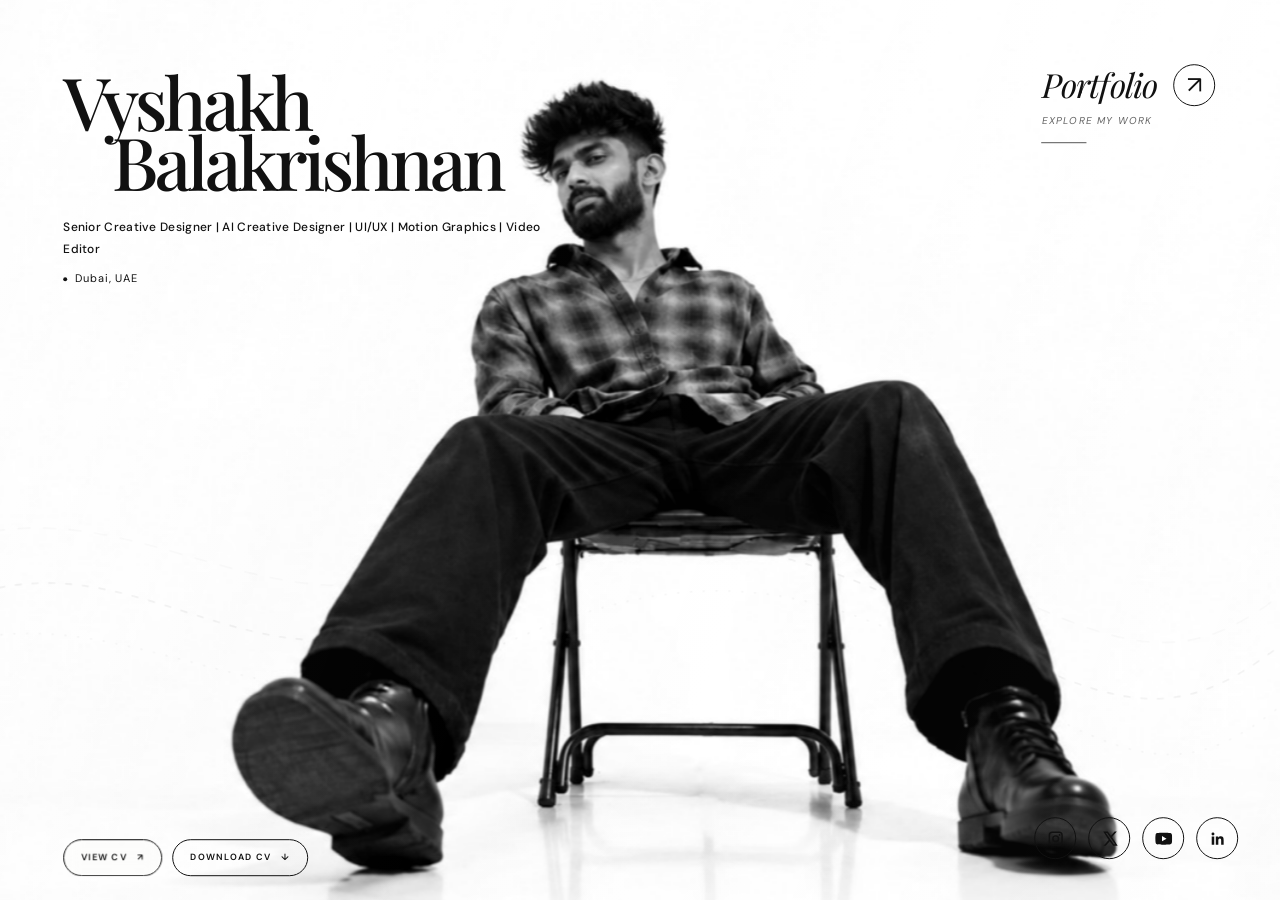
<file: index.html>
<!doctype html>
<html lang="en">
<head>
  <meta charset="utf-8" />
  <meta name="viewport" content="width=device-width, initial-scale=1" />
  <meta name="theme-color" content="#f5f3ee" />
  <meta name="description" content="Vyshakh Balakrishnan — personal portfolio." />
  <title>Vyshakh Balakrishnan — Portfolio</title>

  <link rel="preconnect" href="https://fonts.googleapis.com">
  <link rel="preconnect" href="https://fonts.gstatic.com" crossorigin>
  <link href="https://fonts.googleapis.com/css2?family=DM+Sans:wght@400;500;600&family=Playfair+Display:ital,wght@0,500;0,600;1,500&display=swap" rel="stylesheet">
  <style id="landing-fallback">
*{box-sizing:border-box}body{margin:0;background:#f5f3ee;color:#151515;font-family:"DM Sans",sans-serif}
a{color:inherit;text-decoration:none}.hero{position:relative;min-height:100svh;isolation:isolate;overflow:hidden}
.photo-stage,.photo,.waves,.reveal-layer{position:absolute;inset:0;width:100%;height:100%}.photo{object-fit:cover}.photo-stage{z-index:0}.waves{fill:none;stroke:currentColor;stroke-width:1;opacity:.12;pointer-events:none}
.ui{position:absolute;inset:0;width:100%;height:100%}.ui--base{z-index:2}.ui--reveal{color:white}.reveal-layer{z-index:3;pointer-events:none}
.brand{font-family:"Playfair Display",Georgia,serif;font-size:clamp(40px,5.5vw,82px);line-height:1.06;letter-spacing:-.055em}.brand span{display:block}
.socials{position:absolute;right:5vw;bottom:32px;display:flex;gap:22px}.social{display:block;width:21px;height:21px}.social svg{display:block;width:100%;height:100%;fill:currentColor}
.cv-download{position:absolute;left:clamp(24px,5vw,88px);bottom:24px;z-index:4;display:inline-flex;align-items:center;gap:10px;padding:12px 17px;border:1px solid currentColor;border-radius:99px;font:600 9px/1.2 "DM Sans",sans-serif;letter-spacing:.14em;text-transform:uppercase;transition:background .25s,color .25s}
.cv-download:hover,.cv-download:focus-visible{background:#151515;color:#f5f3ee;outline-offset:4px}
.ui--reveal .cv-download:hover,.ui--reveal .cv-download:focus-visible{background:#f5f3ee;color:#151515}
</style>
<link rel="stylesheet" href="styles.css" />
<style id="intro-and-portfolio-enhancements">
/* Identical positioning in the base and masked interface keeps the reveal aligned. */
.hero{min-height:max(760px,100svh)}
.ui .intro-copy{position:absolute;left:clamp(24px,5vw,88px);top:clamp(40px,8vh,100px);width:min(500px,44vw);text-align:left}
.ui .intro-copy .brand{position:static;inset:auto;display:block;transform:none;width:auto;max-width:none;margin:0}
.intro-designations{margin:24px 0 0;max-width:480px;font-family:"DM Sans",sans-serif;font-size:12px;font-weight:500;line-height:1.85;letter-spacing:.025em}
.intro-location{display:flex;align-items:center;gap:8px;margin:10px 0 0;font-family:"DM Sans",sans-serif;font-size:11px;line-height:1.6;letter-spacing:.08em}
.intro-location:before{content:"";width:4px;height:4px;border-radius:50%;background:currentColor;flex:none}
.ui .portfolio-link{position:absolute;inset:clamp(36px,6vh,70px) clamp(24px,5vw,88px) auto auto;display:grid;grid-template-columns:auto 42px;align-items:center;gap:7px 16px;padding:10px 0 14px;font-family:"Playfair Display",Georgia,serif;font-size:clamp(24px,2.6vw,40px);line-height:1.2;letter-spacing:-.025em;transform:none;text-decoration:none}
.portfolio-arrow{display:grid;place-items:center;width:42px;height:42px;border:1px solid currentColor;border-radius:50%;font:24px/1 "DM Sans",sans-serif;transition:transform .45s cubic-bezier(.16,1,.3,1),background .3s,color .3s}
.portfolio-hint{grid-column:1/-1;font-family:"DM Sans",sans-serif;font-size:10px;line-height:1.6;letter-spacing:.12em;text-transform:uppercase;opacity:.65}
.portfolio-link:after{content:"";position:absolute;bottom:0;left:0;width:100%;height:1px;background:currentColor;transform:scaleX(.26);transform-origin:left;transition:transform .5s cubic-bezier(.16,1,.3,1)}
.portfolio-link:hover:after,.portfolio-link:focus-visible:after{transform:scaleX(1)}
.portfolio-link:hover .portfolio-arrow,.portfolio-link:focus-visible .portfolio-arrow{transform:rotate(45deg);background:#151515;color:#f5f3ee}
.portfolio-link:focus-visible{outline:2px solid currentColor;outline-offset:8px}
.cv-actions{position:absolute;left:clamp(24px,5vw,88px);bottom:24px;z-index:4;display:flex;align-items:center;gap:10px}
.cv-actions .cv-action{position:static;display:inline-flex;align-items:center;justify-content:center;gap:10px;padding:12px 17px;border:1px solid currentColor;border-radius:99px;font:600 9px/1.2 "DM Sans",sans-serif;letter-spacing:.14em;text-transform:uppercase;transition:background .25s,color .25s,transform .25s}
.cv-actions .cv-action:hover,.cv-actions .cv-action:focus-visible{background:#151515;color:#f5f3ee;outline-offset:4px;transform:translateY(-2px)}
.cv-actions .cv-view{background:rgba(245,243,238,.12);-webkit-backdrop-filter:blur(8px);backdrop-filter:blur(8px)}
.ui--reveal .cv-actions .cv-action:hover,.ui--reveal .cv-actions .cv-action:focus-visible{background:#f5f3ee;color:#151515}
@media(prefers-reduced-motion:no-preference){
.intro-copy{animation:intro-arrive .9s cubic-bezier(.16,1,.3,1) both}
.portfolio-label{animation:portfolio-invite 3s ease-in-out .8s 3}
@keyframes intro-arrive{from{opacity:0;transform:translateY(12px)}to{opacity:1;transform:translateY(0)}}
@keyframes portfolio-invite{0%,100%{transform:translateY(0)}45%{transform:translateY(-4px)}65%{transform:translateY(0)}}
}
@media(max-width:760px){
.hero{min-height:960px;min-height:max(960px,100svh)}
.ui .intro-copy{display:none}
.ui .portfolio-link{top:24px;right:24px;font-size:25px;gap:5px 12px}
.portfolio-arrow{width:36px;height:36px;font-size:21px}.socials{bottom:30px;right:24px}
.cv-actions{left:24px;bottom:24px;gap:8px}.cv-actions .cv-action{padding:11px 13px;font-size:8px;letter-spacing:.1em}
}
@media(prefers-reduced-motion:reduce){.intro-copy,.portfolio-label{animation:none!important}.portfolio-link:after,.portfolio-arrow{transition:none!important}}
</style>
</head>
<body>
  <main class="hero" id="top" aria-label="Vyshakh Balakrishnan portfolio landing page">
    <div class="photo-stage" aria-hidden="true">
      <img class="photo photo--base" src="assets/portrait-bw.jpg" alt="" />
    </div>

    <svg class="waves" viewBox="0 0 1600 900" preserveAspectRatio="none" aria-hidden="true">
      <path d="M-80 610 C 160 515, 305 705, 540 615 S 925 515, 1180 620 S 1490 735, 1690 585" />
      <path d="M-120 665 C 120 560, 345 755, 575 665 S 970 555, 1215 670 S 1505 790, 1700 635" />
      <path d="M-100 555 C 150 460, 330 650, 565 560 S 930 460, 1190 565 S 1505 675, 1690 535" />
    </svg>

    <!-- Base interface: black. The white duplicate is inside the reveal mask below. -->
    <div class="ui ui--base">
      <div class="intro-copy"><a class="brand" href="#top" aria-label="Vyshakh Balakrishnan home">
        <span>Vyshakh</span>
        <span>Balakrishnan</span>
      </a><p class="intro-designations">Senior Creative Designer | AI Creative Designer | UI/UX | Motion Graphics | Video Editor</p><p class="intro-location">Dubai, UAE</p></div>

      <a class="portfolio-link interactive" href="Portfolio.html" aria-label="Explore my portfolio"><span class="portfolio-label">Portfolio</span><span class="portfolio-arrow" aria-hidden="true">↗</span><span class="portfolio-hint">Explore my work</span></a>

      <nav class="socials" aria-label="Social media">
        <!-- Replace these four href values with your exact profile URLs. -->
        <a class="social interactive" href="https://www.instagram.com/vyshakvb/" target="_blank" rel="noreferrer" aria-label="Instagram">
          <svg viewBox="0 0 24 24" role="img" aria-hidden="true"><path d="M7.3 2h9.4A5.3 5.3 0 0 1 22 7.3v9.4a5.3 5.3 0 0 1-5.3 5.3H7.3A5.3 5.3 0 0 1 2 16.7V7.3A5.3 5.3 0 0 1 7.3 2Zm-.18 2A3.12 3.12 0 0 0 4 7.12v9.76A3.12 3.12 0 0 0 7.12 20h9.76A3.12 3.12 0 0 0 20 16.88V7.12A3.12 3.12 0 0 0 16.88 4H7.12ZM17.5 5.5a1.25 1.25 0 1 1 0 2.5 1.25 1.25 0 0 1 0-2.5ZM12 7a5 5 0 1 1 0 10 5 5 0 0 1 0-10Zm0 2a3 3 0 1 0 0 6 3 3 0 0 0 0-6Z"/></svg>
        </a>
        <a class="social interactive" href="https://x.com/" target="_blank" rel="noreferrer" aria-label="X / Twitter">
          <svg viewBox="0 0 24 24" role="img" aria-hidden="true"><path d="M18.9 2H22l-6.78 7.75L23.2 22h-6.25l-4.9-6.4L6.45 22H3.34l7.25-8.29L2.93 2h6.4l4.43 5.86L18.9 2Zm-1.1 17.84h1.72L8.4 4.05H6.55L17.8 19.84Z"/></svg>
        </a>
        <a class="social interactive" href="https://www.youtube.com/@vyshakhbalakrishnan3326" target="_blank" rel="noreferrer" aria-label="YouTube">
          <svg viewBox="0 0 24 24" role="img" aria-hidden="true"><path d="M23.5 6.2a3 3 0 0 0-2.1-2.13C19.55 3.5 12 3.5 12 3.5s-7.55 0-9.4.57A3 3 0 0 0 .5 6.2 31 31 0 0 0 0 12a31 31 0 0 0 .5 5.8 3 3 0 0 0 2.1 2.13c1.85.57 9.4.57 9.4.57s7.55 0 9.4-.57a3 3 0 0 0 2.1-2.13A31 31 0 0 0 24 12a31 31 0 0 0-.5-5.8ZM9.6 15.7V8.3l6.4 3.7-6.4 3.7Z"/></svg>
        </a>
        <a class="social interactive" href="https://www.linkedin.com/in/vyshakh-balakrishnan-42935a190/?isSelfProfile=true" target="_blank" rel="noreferrer" aria-label="LinkedIn">
          <svg viewBox="0 0 24 24" role="img" aria-hidden="true"><path d="M20.45 20.45h-3.56v-5.57c0-1.33-.03-3.04-1.86-3.04-1.86 0-2.14 1.45-2.14 2.94v5.67H9.34V8.99h3.41v1.57h.05c.47-.9 1.63-1.86 3.36-1.86 3.59 0 4.25 2.36 4.25 5.44v6.31ZM5.33 7.42a2.07 2.07 0 1 1 0-4.14 2.07 2.07 0 0 1 0 4.14ZM7.1 20.45H3.55V8.99H7.1v11.46Z"/></svg>
        </a>
      </nav>
      <div class="cv-actions" aria-label="Curriculum vitae">
        <a class="cv-action cv-view" href="Vyshakh-Balakrishnan-CV.pdf" target="_blank" rel="noopener noreferrer">View CV <span aria-hidden="true">↗</span></a>
        <a class="cv-action cv-download" href="Vyshakh-Balakrishnan-CV.pdf" download="Vyshakh-Balakrishnan-CV.pdf">Download CV <span aria-hidden="true">↓</span></a>
      </div>
    </div>

    <!-- Alternate colour portrait + a white copy of the interface, both masked by the same gooey blob. -->
    <svg class="reveal-layer" id="revealLayer" width="100%" height="100%" aria-hidden="true">
      <defs>
        <filter id="goo" color-interpolation-filters="sRGB" x="-40%" y="-40%" width="180%" height="180%">
          <feGaussianBlur in="SourceGraphic" stdDeviation="18" result="blur" />
          <feColorMatrix in="blur" mode="matrix"
            values="1 0 0 0 0
                    0 1 0 0 0
                    0 0 1 0 0
                    0 0 0 28 -11" result="goo" />
        </filter>

        <mask id="blobMask" maskUnits="userSpaceOnUse" maskContentUnits="userSpaceOnUse">
          <rect id="maskBackdrop" x="0" y="0" width="100%" height="100%" fill="black" />
          <g id="gooGroup" filter="url(#goo)">
            <circle class="goo-circle" cx="-500" cy="-500" r="112" fill="white" />
            <circle class="goo-circle" cx="-500" cy="-500" r="86" fill="white" />
            <circle class="goo-circle" cx="-500" cy="-500" r="72" fill="white" />
            <circle class="goo-circle" cx="-500" cy="-500" r="58" fill="white" />
          </g>
          <g id="trailGroup">
            <circle class="trail-circle" cx="-500" cy="-500" r="55" fill="white" opacity=".34" />
            <circle class="trail-circle" cx="-500" cy="-500" r="46" fill="white" opacity=".28" />
            <circle class="trail-circle" cx="-500" cy="-500" r="38" fill="white" opacity=".22" />
            <circle class="trail-circle" cx="-500" cy="-500" r="31" fill="white" opacity=".17" />
            <circle class="trail-circle" cx="-500" cy="-500" r="24" fill="white" opacity=".12" />
            <circle class="trail-circle" cx="-500" cy="-500" r="18" fill="white" opacity=".08" />
          </g>
        </mask>
      </defs>

      <image id="revealPhoto" href="assets/portrait-color.jpg" x="0" y="0" width="100%" height="100%" preserveAspectRatio="xMidYMid slice" mask="url(#blobMask)" />

      <foreignObject x="0" y="0" width="100%" height="100%" mask="url(#blobMask)" class="masked-interface">
        <div xmlns="http://www.w3.org/1999/xhtml" class="ui ui--reveal">
          <div class="intro-copy"><div class="brand" aria-hidden="true">
            <span>Vyshakh</span>
            <span>Balakrishnan</span>
          </div><p class="intro-designations">Senior Creative Designer | AI Creative Designer | UI/UX | Motion Graphics | Video Editor</p><p class="intro-location">Dubai, UAE</p></div>
          <div class="portfolio-link" aria-hidden="true"><span class="portfolio-label">Portfolio</span><span class="portfolio-arrow" aria-hidden="true">↗</span><span class="portfolio-hint">Explore my work</span></div>
          <div class="cv-actions" aria-hidden="true">
            <span class="cv-action cv-view">View CV <span>↗</span></span>
            <span class="cv-action cv-download">Download CV <span>↓</span></span>
          </div>
          <div class="socials" aria-hidden="true">
            <span class="social"><svg viewBox="0 0 24 24"><path d="M7.3 2h9.4A5.3 5.3 0 0 1 22 7.3v9.4a5.3 5.3 0 0 1-5.3 5.3H7.3A5.3 5.3 0 0 1 2 16.7V7.3A5.3 5.3 0 0 1 7.3 2Zm-.18 2A3.12 3.12 0 0 0 4 7.12v9.76A3.12 3.12 0 0 0 7.12 20h9.76A3.12 3.12 0 0 0 20 16.88V7.12A3.12 3.12 0 0 0 16.88 4H7.12ZM17.5 5.5a1.25 1.25 0 1 1 0 2.5 1.25 1.25 0 0 1 0-2.5ZM12 7a5 5 0 1 1 0 10 5 5 0 0 1 0-10Zm0 2a3 3 0 1 0 0 6 3 3 0 0 0 0-6Z"/></svg></span>
            <span class="social"><svg viewBox="0 0 24 24"><path d="M18.9 2H22l-6.78 7.75L23.2 22h-6.25l-4.9-6.4L6.45 22H3.34l7.25-8.29L2.93 2h6.4l4.43 5.86L18.9 2Zm-1.1 17.84h1.72L8.4 4.05H6.55L17.8 19.84Z"/></svg></span>
            <span class="social"><svg viewBox="0 0 24 24"><path d="M23.5 6.2a3 3 0 0 0-2.1-2.13C19.55 3.5 12 3.5 12 3.5s-7.55 0-9.4.57A3 3 0 0 0 .5 6.2 31 31 0 0 0 0 12a31 31 0 0 0 .5 5.8 3 3 0 0 0 2.1 2.13c1.85.57 9.4.57 9.4.57s7.55 0 9.4-.57a3 3 0 0 0 2.1-2.13A31 31 0 0 0 24 12a31 31 0 0 0-.5-5.8ZM9.6 15.7V8.3l6.4 3.7-6.4 3.7Z"/></svg></span>
            <span class="social"><svg viewBox="0 0 24 24"><path d="M20.45 20.45h-3.56v-5.57c0-1.33-.03-3.04-1.86-3.04-1.86 0-2.14 1.45-2.14 2.94v5.67H9.34V8.99h3.41v1.57h.05c.47-.9 1.63-1.86 3.36-1.86 3.59 0 4.25 2.36 4.25 5.44v6.31ZM5.33 7.42a2.07 2.07 0 1 1 0-4.14 2.07 2.07 0 0 1 0 4.14ZM7.1 20.45H3.55V8.99H7.1v11.46Z"/></svg></span>
          </div>
        </div>
      </foreignObject>
    </svg>

    <div class="cursor-dot" aria-hidden="true"></div>
    <div id="portfolio" class="portfolio-anchor" aria-hidden="true"></div>
  </main>

  <script src="script.js"></script>
</body>
</html>
</file>
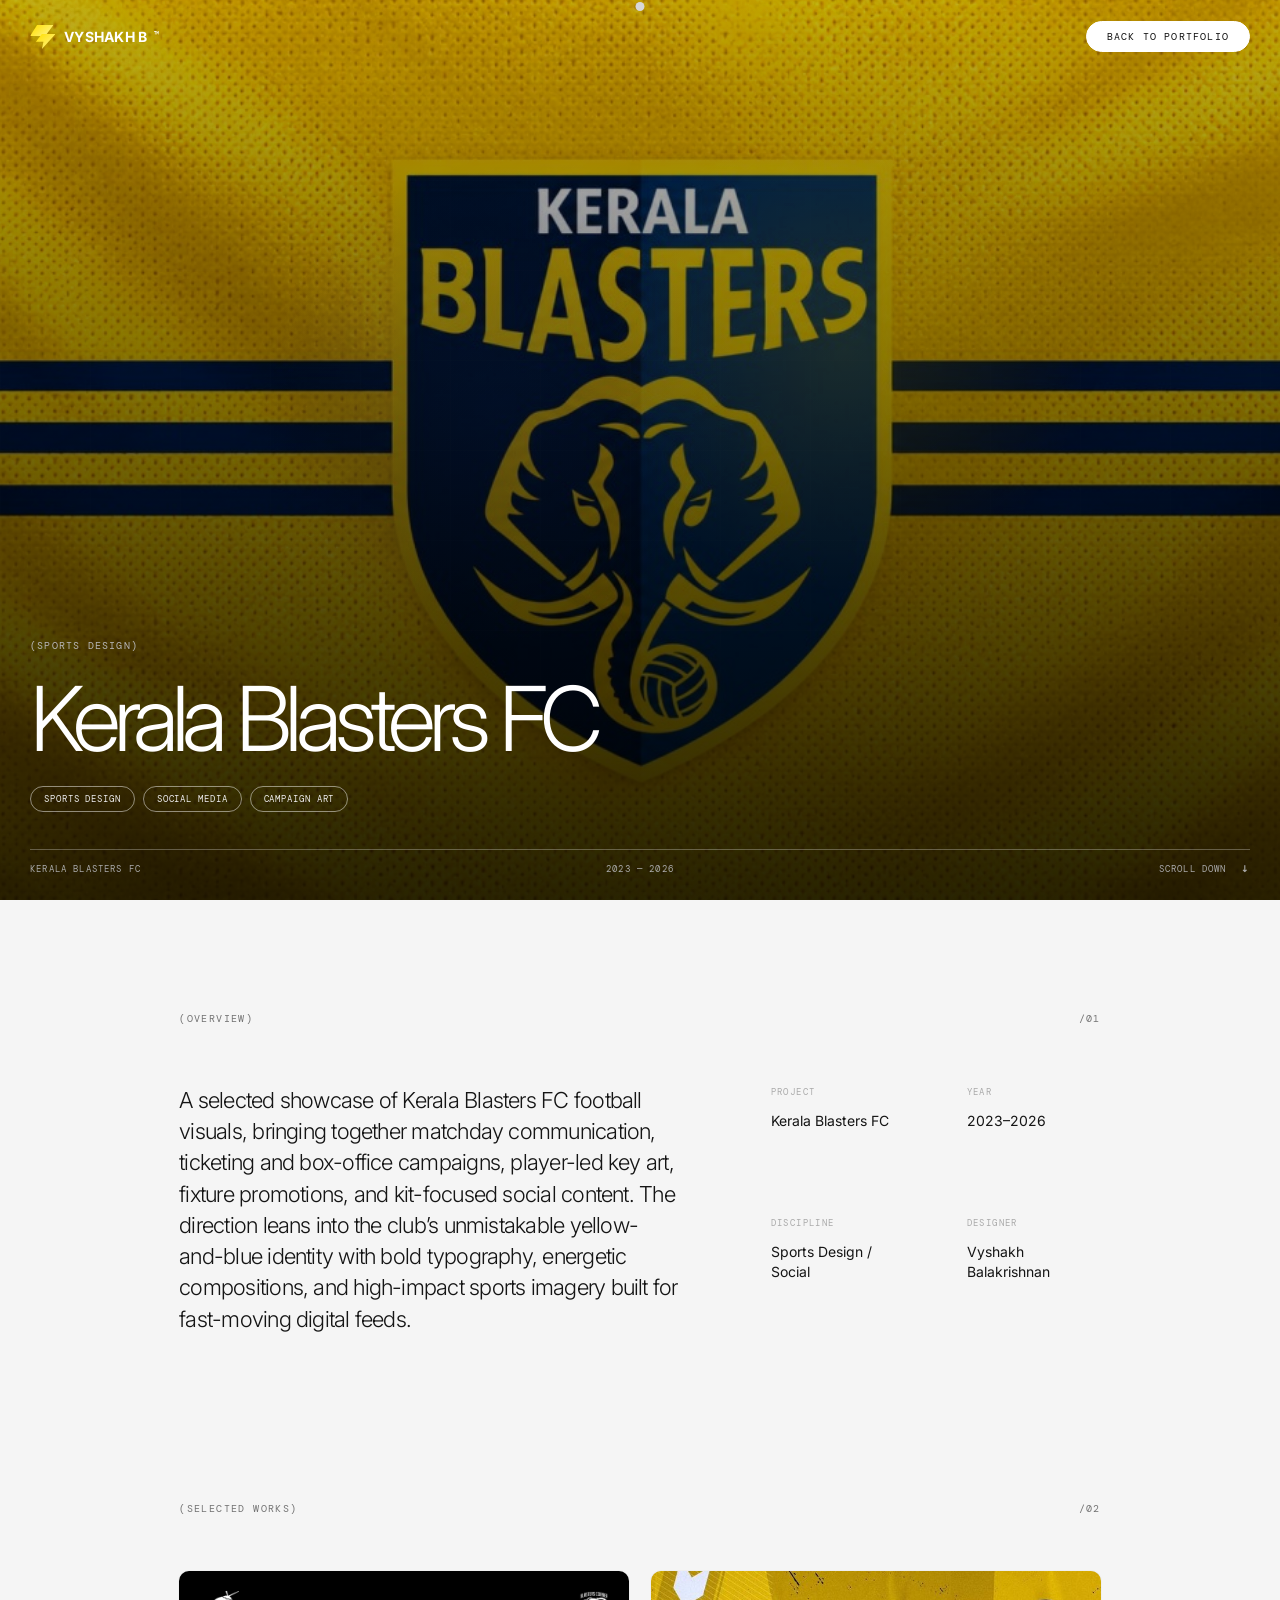
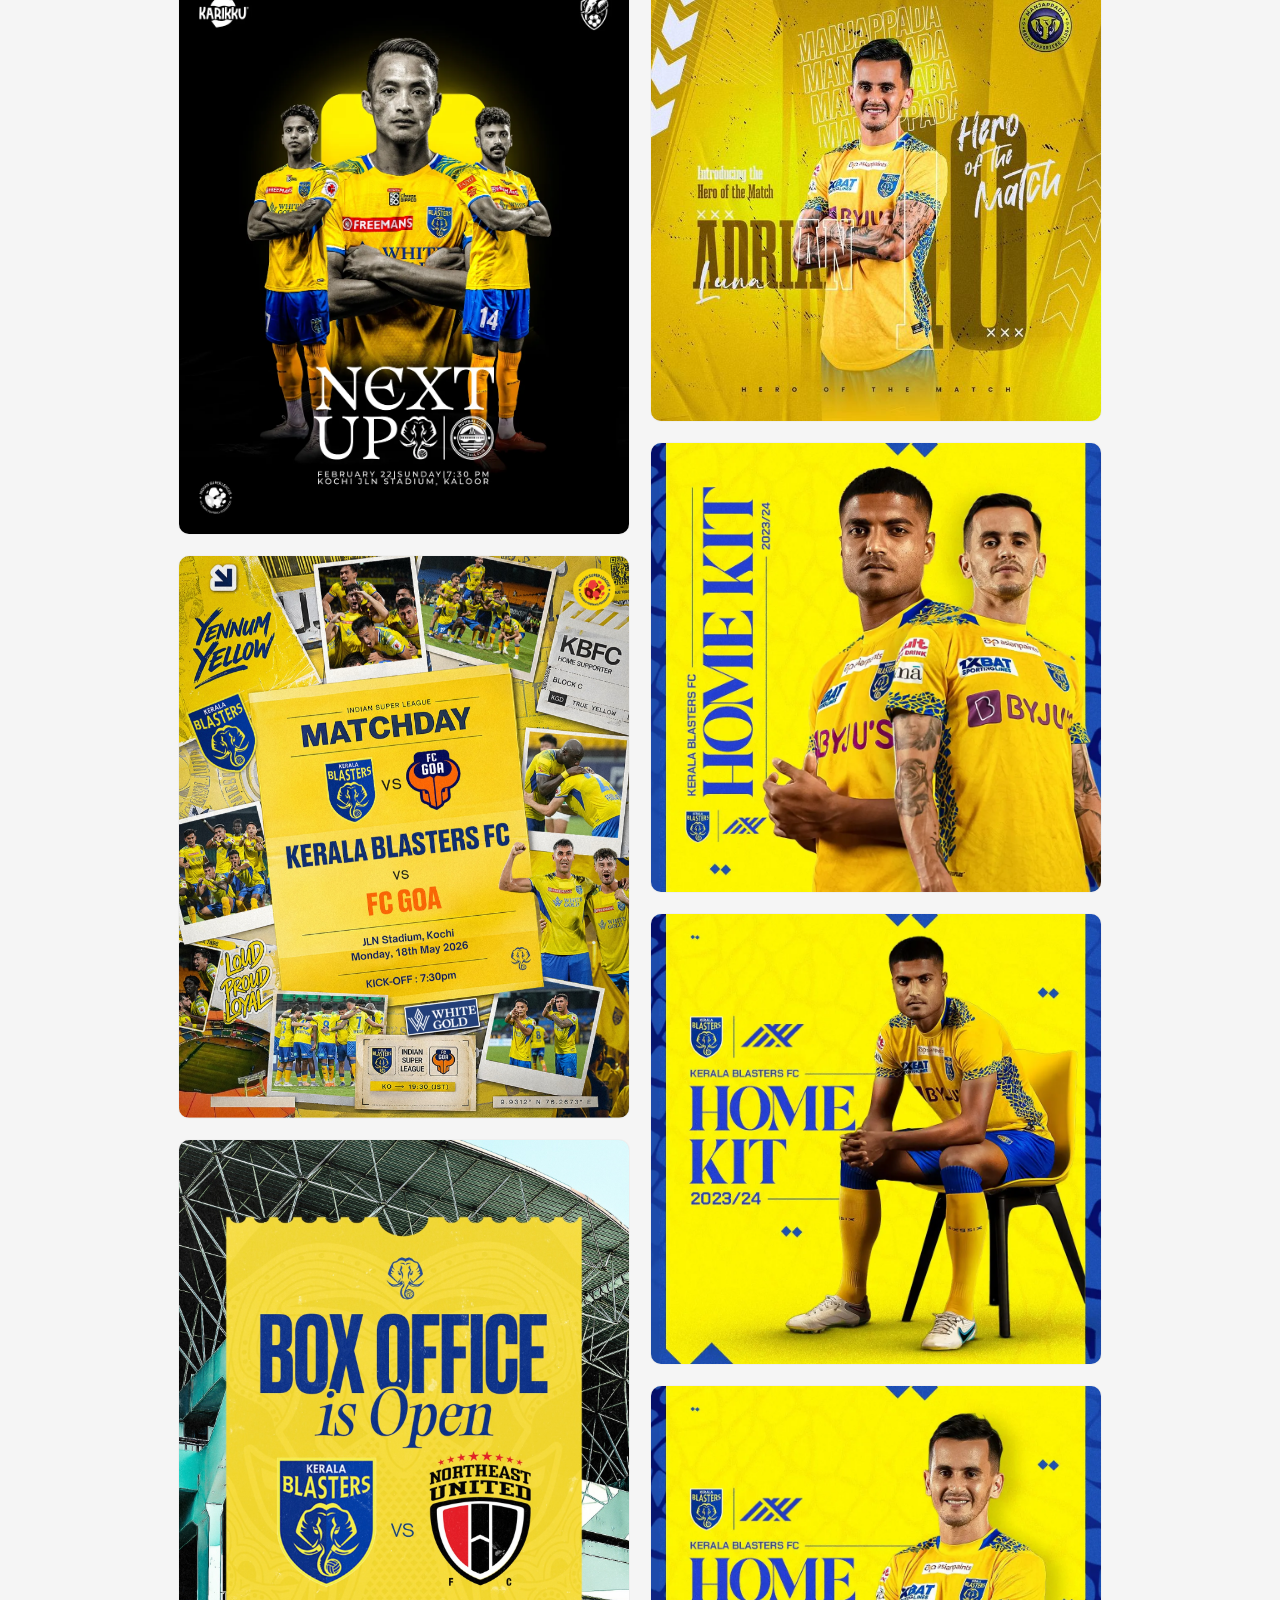
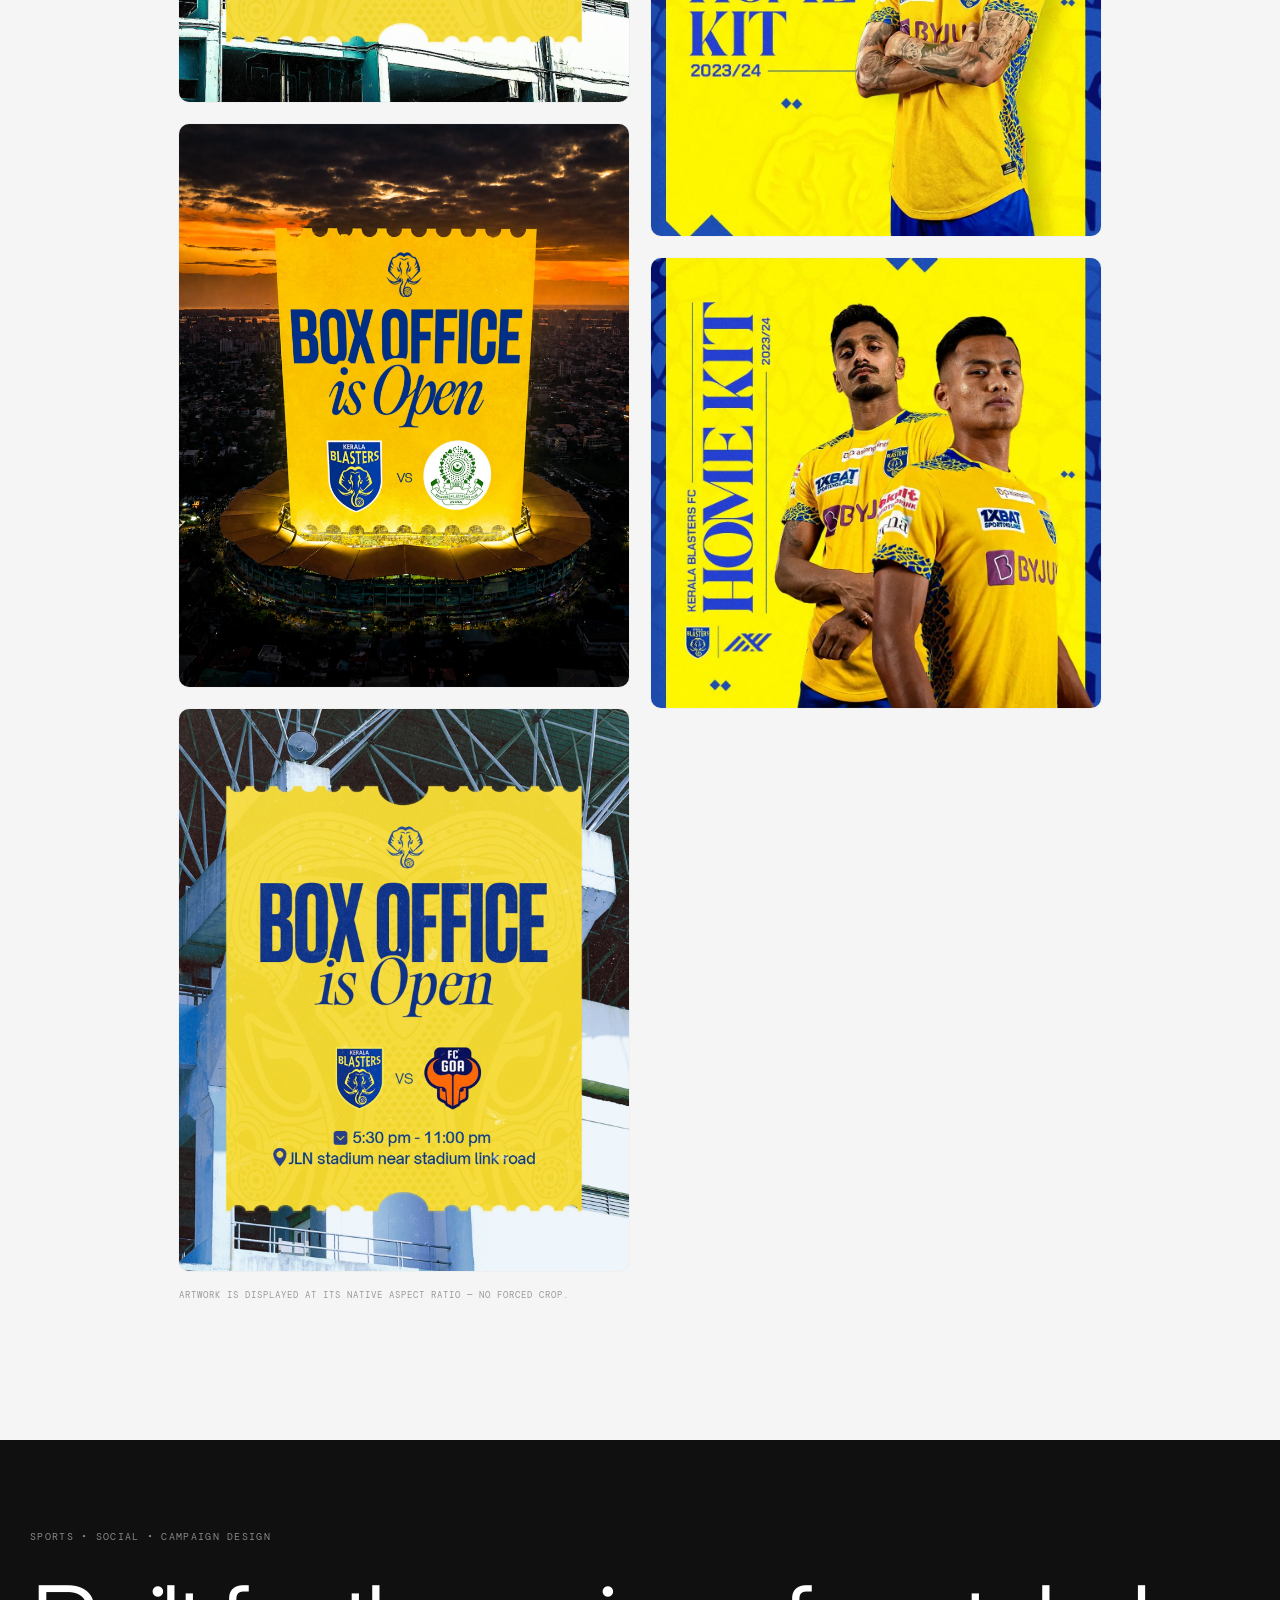
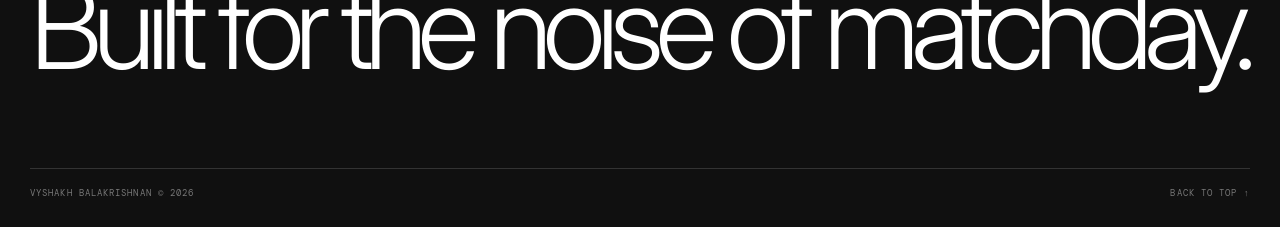
<file: kbfc work/index.html>
<!doctype html>
<html lang="en">
<head>
<meta charset="utf-8" />
<meta name="viewport" content="width=device-width, initial-scale=1" />
<meta name="theme-color" content="#0d0d0d" />
<title>Kerala Blasters FC — Vyshakh Balakrishnan</title>
<meta name="description" content="A curated Kerala Blasters FC sports-design showcase by Vyshakh Balakrishnan, featuring matchday, ticketing, player and kit campaign artwork." />
<link rel="preconnect" href="https://fonts.googleapis.com">
<link rel="preconnect" href="https://fonts.gstatic.com" crossorigin>
<link href="https://fonts.googleapis.com/css2?family=DM+Mono:wght@300;400;500&family=Inter:wght@300;400;500;600&display=swap" rel="stylesheet">
<style>
:root{
  --ink:#151515;
  --paper:#f4f4f4;
  --muted:#8a8a8a;
  --line:#d8d8d8;
  --hero:#0e0e0e;
  --yellow:#ffdf00;
  --blue:#153f9a;
  --pad:clamp(22px,2.35vw,46px);
  --content:min(1260px,72vw);
  --ease:cubic-bezier(.2,.75,.18,1);
}
*{box-sizing:border-box}
html{scroll-behavior:smooth}
body{margin:0;background:var(--paper);color:var(--ink);font-family:Inter,Arial,sans-serif;overflow-x:hidden}
a{text-decoration:none;color:inherit}button{font:inherit}.mono{font-family:"DM Mono",monospace;text-transform:uppercase;letter-spacing:.11em}
::selection{background:var(--yellow);color:#111}

/* ===== FIXED HEADER ===== */
.site-header{position:fixed;z-index:80;top:0;left:0;right:0;padding:21px var(--pad);display:flex;justify-content:space-between;align-items:center;color:#fff;transition:color .35s ease,background .35s ease;pointer-events:none}
.site-header>*{pointer-events:auto}.site-header.on-light{color:#111}
.brand{display:flex;align-items:center;gap:9px;font-weight:700;font-size:14px;letter-spacing:.02em}.brand-mark{width:25px;height:25px;position:relative;transform:skewX(-12deg)}
.brand-mark:before,.brand-mark:after{content:"";position:absolute;background:linear-gradient(135deg,var(--yellow),#fff38a)}
.brand-mark:before{width:21px;height:11px;left:0;top:1px;clip-path:polygon(22% 0,100% 0,72% 100%,0 100%)}
.brand-mark:after{width:18px;height:15px;right:0;bottom:0;clip-path:polygon(24% 0,100% 0,42% 100%,42% 52%,0 52%)}
.brand sup{font:8px "DM Mono",monospace;margin-left:-3px;margin-top:-6px}.header-actions{display:flex;align-items:center;gap:12px}
.pill{border:1px solid currentColor;color:inherit;background:transparent;height:31px;display:inline-grid;place-items:center;border-radius:99px;padding:0 20px;font:10px "DM Mono",monospace;letter-spacing:.12em;text-transform:uppercase}
.back-portfolio{background:#fff;color:#111;border-color:#fff}.site-header.on-light .back-portfolio{background:#111;color:#fff;border-color:#111}

/* ===== HERO ===== */
.hero{height:100svh;min-height:650px;position:relative;overflow:hidden;background:var(--hero);color:#fff}
.hero-cover{position:absolute;inset:0;z-index:1}
.hero-cover img{width:100%;height:100%;object-fit:cover;object-position:center center;display:block;transform:scale(1.01);filter:saturate(1.02) contrast(1.02)}
.hero-ambient{position:absolute;inset:0;z-index:2;background:
 radial-gradient(circle at 66% 39%,rgba(255,223,0,.14),transparent 24%),
 radial-gradient(circle at 39% 45%,rgba(21,63,154,.12),transparent 26%),
 linear-gradient(180deg,rgba(0,0,0,.18) 0%,rgba(0,0,0,.26) 42%,rgba(0,0,0,.58) 100%)}
.hero-grid{position:absolute;inset:0;z-index:3;opacity:.06;background-image:linear-gradient(rgba(255,255,255,.15) 1px,transparent 1px),linear-gradient(90deg,rgba(255,255,255,.15) 1px,transparent 1px);background-size:90px 90px;mask-image:linear-gradient(to bottom,transparent,black 35%,black 70%,transparent)}
.hero:after{content:"";position:absolute;inset:0;z-index:3;background:linear-gradient(180deg,rgba(0,0,0,.08),rgba(0,0,0,.62));pointer-events:none}
.hero-copy{position:absolute;z-index:4;left:var(--pad);right:var(--pad);bottom:88px}.eyebrow{font:10px "DM Mono",monospace;letter-spacing:.12em;text-transform:uppercase;color:#b6b6b6;margin-bottom:28px}
.hero h1{font-size:clamp(66px,7vw,138px);font-weight:300;letter-spacing:-.075em;line-height:.88;margin:0 0 27px;max-width:1500px;white-space:nowrap}.hero-tags{display:flex;gap:8px;flex-wrap:wrap}.chip{border:1px solid rgba(255,255,255,.48);border-radius:99px;padding:6px 13px;color:#eee;font:9px "DM Mono",monospace;letter-spacing:.1em;text-transform:uppercase}
.hero-bottom{position:absolute;z-index:4;left:var(--pad);right:var(--pad);bottom:25px;border-top:1px solid rgba(255,255,255,.28);padding-top:13px;display:grid;grid-template-columns:1fr 1fr 1fr;align-items:center;color:#aaa;font:9px "DM Mono",monospace;letter-spacing:.13em;text-transform:uppercase}.hero-bottom span:nth-child(2){text-align:center}.hero-bottom span:nth-child(3){text-align:right}.scroll-arrow{display:inline-block;margin-left:8px;transform:rotate(45deg)}.hero-dot{position:absolute;z-index:5;top:2px;left:50%;width:9px;height:9px;border-radius:50%;background:#d7d7d7;transform:translateX(-50%)}

/* ===== CONTENT ===== */
.light-section{background:#f5f5f5}.content{width:var(--content);margin:auto}.overview{padding:112px 0 145px}.section-row{display:flex;justify-content:space-between;align-items:center;color:#737373;font:10px "DM Mono",monospace;letter-spacing:.14em;text-transform:uppercase}
.overview-grid{display:grid;grid-template-columns:minmax(0,1.7fr) minmax(330px,1fr);gap:90px;margin-top:60px}.overview-lead{font-size:clamp(22px,1.55vw,30px);font-weight:300;line-height:1.42;letter-spacing:-.035em;margin:0;max-width:750px}.info-grid{display:grid;grid-template-columns:1fr 1fr;gap:34px 62px;padding-top:1px}.info small{display:block;color:#aaa;font:9px "DM Mono",monospace;letter-spacing:.15em;text-transform:uppercase;margin-bottom:12px}.info strong{font-size:14px;font-weight:400}

/* Natural-ratio masonry gallery. Images are never cropped. */
.gallery-section{padding:0 0 130px}.gallery-head{padding-top:22px;margin-bottom:56px}.gallery{columns:2;column-gap:22px}.work{display:block;break-inside:avoid;margin:0 0 22px;background:#e7e7e7;border-radius:10px;overflow:hidden;position:relative;cursor:pointer;box-shadow:0 0 0 1px rgba(0,0,0,.025)}
.work img{width:100%;height:auto;display:block;transition:transform .8s var(--ease),filter .5s ease}.work:hover img{transform:scale(1.015);filter:saturate(.94)}.work-overlay{position:absolute;inset:auto 0 0;padding:82px 18px 17px;color:#fff;background:linear-gradient(transparent,rgba(0,0,0,.66));opacity:0;transition:opacity .35s ease;display:flex;justify-content:space-between;align-items:end;pointer-events:none}.work:hover .work-overlay{opacity:1}.work-overlay h3{margin:0;font-size:18px;font-weight:400;letter-spacing:-.03em}.work-overlay p{margin:5px 0 0;font:9px "DM Mono",monospace;text-transform:uppercase;letter-spacing:.1em}
.work-num{font:9px "DM Mono",monospace;letter-spacing:.13em}.gallery-note{margin-top:18px;color:#999;font:9px "DM Mono",monospace;letter-spacing:.11em;text-transform:uppercase}

/* ===== FOOTER ===== */
 .footer{background:#101010;color:white;padding:90px var(--pad) 28px}.footer-inner{width:min(1500px,100%);margin:auto}.footer-kicker{font:10px "DM Mono",monospace;letter-spacing:.13em;text-transform:uppercase;color:#878787}.footer h2{font-size:clamp(64px,9vw,155px);font-weight:300;letter-spacing:-.075em;line-height:.88;margin:34px 0 90px;max-width:1220px}.footer-meta{border-top:1px solid #333;padding-top:18px;display:flex;justify-content:space-between;color:#777;font:9px "DM Mono",monospace;letter-spacing:.12em;text-transform:uppercase}

/* ===== LIGHTBOX ===== */
/* ===== LIGHTBOX ===== */
.lightbox{position:fixed;z-index:150;inset:0;background:rgba(8,8,8,.97);display:grid;place-items:center;opacity:0;visibility:hidden;transition:.35s ease}.lightbox.open{opacity:1;visibility:visible}.lightbox img{max-width:91vw;max-height:88vh;object-fit:contain}.lb-close{position:absolute;top:24px;right:var(--pad);color:#fff;background:none;border:0;font:10px "DM Mono",monospace;letter-spacing:.12em;cursor:pointer}.lb-caption{position:absolute;left:var(--pad);bottom:24px;color:#bdbdbd;font:9px "DM Mono",monospace;letter-spacing:.12em;text-transform:uppercase}
.reveal{opacity:0;transform:translateY(28px);transition:opacity .8s var(--ease),transform .8s var(--ease)}.reveal.visible{opacity:1;transform:none}

@media(max-width:980px){:root{--content:min(88vw,820px)}.hero h1{font-size:clamp(58px,10.2vw,102px);white-space:normal}.overview-grid{grid-template-columns:1fr;gap:55px}.info-grid{max-width:600px}.gallery{columns:2;column-gap:14px}.work{margin-bottom:14px}}
@media(max-width:650px){.site-header{padding-top:16px}.brand{font-size:12px}.brand-mark{width:21px;height:21px}.back-portfolio{height:30px;padding:0 13px;font-size:9px}.hero{min-height:700px}.hero-copy{bottom:102px}.eyebrow{margin-bottom:15px}.hero h1{font-size:clamp(54px,15vw,82px);line-height:.88;margin-bottom:22px}.hero-bottom{grid-template-columns:1fr auto}.hero-bottom span:nth-child(2){display:none}.hero-bottom span:nth-child(3){text-align:right}.overview{padding:92px 0 100px}.overview-grid{margin-top:42px}.overview-lead{font-size:21px}.info-grid{grid-template-columns:1fr 1fr;gap:28px 20px}.info strong{font-size:12px}.gallery-head{margin-bottom:36px}.gallery-section{padding-bottom:80px}.gallery{columns:1}.work{margin-bottom:13px;border-radius:7px}.work-overlay{opacity:1;padding-top:70px}.footer{padding-top:70px}.footer h2{margin-bottom:65px}.footer-meta{gap:20px;flex-direction:column}}
</style>
</head>
<body>
<header class="site-header" id="siteHeader">
  <a class="brand" href="#top" aria-label="Vyshakh Balakrishnan home"><span class="brand-mark"></span><span>VYSHAKH B</span><sup>™</sup></a>
  <div class="header-actions"><a class="pill back-portfolio" href="../Portfolio.html">BACK TO PORTFOLIO</a></div>
</header>

<main id="top">
  <section class="hero" id="hero">
    <div class="hero-ambient" aria-hidden="true"></div>
    <div class="hero-grid" aria-hidden="true"></div>
    <span class="hero-dot" aria-hidden="true"></span>

    <div class="hero-cover" aria-hidden="true">
      <img src="assets/hero-cover-kbfc-logo.jpg" alt="Kerala Blasters FC cover artwork">
    </div>

    <div class="hero-copy">
      <div class="eyebrow">(SPORTS DESIGN)</div>
      <h1>Kerala Blasters FC</h1>
      <div class="hero-tags"><span class="chip">SPORTS DESIGN</span><span class="chip">SOCIAL MEDIA</span><span class="chip">CAMPAIGN ART</span></div>
    </div>

    <div class="hero-bottom">
      <span>KERALA BLASTERS FC</span>
      <span>2023 — 2026</span>
      <span>SCROLL DOWN <b class="scroll-arrow">↘</b></span>
    </div>
  </section>

  <div class="light-section" id="lightArea">
    <section class="overview content">
      <div class="section-row"><span>(OVERVIEW)</span><span>/01</span></div>
      <div class="overview-grid reveal">
        <p class="overview-lead">A selected showcase of Kerala Blasters FC football visuals, bringing together matchday communication, ticketing and box-office campaigns, player-led key art, fixture promotions, and kit-focused social content. The direction leans into the club’s unmistakable yellow-and-blue identity with bold typography, energetic compositions, and high-impact sports imagery built for fast-moving digital feeds.</p>
        <div class="info-grid">
          <div class="info"><small>PROJECT</small><strong>Kerala Blasters FC</strong></div>
          <div class="info"><small>YEAR</small><strong>2023–2026</strong></div>
          <div class="info"><small>DISCIPLINE</small><strong>Sports Design / Social</strong></div>
          <div class="info"><small>DESIGNER</small><strong>Vyshakh Balakrishnan</strong></div>
        </div>
      </div>
    </section>

    <section class="gallery-section content" id="gallery">
      <div class="section-row gallery-head"><span>(SELECTED WORKS)</span><span>/02</span></div>
      <div class="gallery">
        <article class="work reveal" data-src="assets/kbfc-01-next-up.jpg" data-title="Next Up — Match Promotion"><img src="assets/kbfc-01-next-up.jpg" alt="Kerala Blasters FC next up match promotion"><div class="work-overlay"><div><h3>Next Up</h3><p>Match Promotion / Key Art</p></div><span class="work-num">01</span></div></article>
        <article class="work reveal" data-src="assets/kbfc-02-matchday.jpg" data-title="Matchday — Kerala Blasters FC vs FC Goa"><img src="assets/kbfc-02-matchday.jpg" alt="Kerala Blasters FC matchday collage artwork"><div class="work-overlay"><div><h3>Matchday</h3><p>Fixture Campaign / Social</p></div><span class="work-num">02</span></div></article>
        <article class="work reveal" data-src="assets/kbfc-03-box-office.jpg" data-title="Box Office Is Open"><img src="assets/kbfc-03-box-office.jpg" alt="Kerala Blasters FC box office campaign"><div class="work-overlay"><div><h3>Box Office Is Open</h3><p>Ticketing Campaign</p></div><span class="work-num">03</span></div></article>
        <article class="work reveal" data-src="assets/kbfc-04-box-office-city.jpg" data-title="Box Office Is Open — City Visual"><img src="assets/kbfc-04-box-office-city.jpg" alt="Kerala Blasters FC box office city campaign"><div class="work-overlay"><div><h3>Box Office / City</h3><p>Campaign Extension</p></div><span class="work-num">04</span></div></article>
        <article class="work reveal" data-src="assets/kbfc-05-box-office-stadium.jpg" data-title="Box Office Is Open — Stadium Visual"><img src="assets/kbfc-05-box-office-stadium.jpg" alt="Kerala Blasters FC box office stadium campaign"><div class="work-overlay"><div><h3>Box Office / Stadium</h3><p>Ticketing Communication</p></div><span class="work-num">05</span></div></article>
        <article class="work reveal" data-src="assets/kbfc-06-hero-match.jpg" data-title="Hero of the Match"><img src="assets/kbfc-06-hero-match.jpg" alt="Kerala Blasters FC hero of the match poster"><div class="work-overlay"><div><h3>Hero of the Match</h3><p>Player Spotlight</p></div><span class="work-num">06</span></div></article>
        <article class="work reveal" data-src="assets/kbfc-07-home-kit-duo.jpg" data-title="Home Kit — Duo"><img src="assets/kbfc-07-home-kit-duo.jpg" alt="Kerala Blasters FC home kit campaign duo"><div class="work-overlay"><div><h3>Home Kit / Duo</h3><p>Kit Launch Campaign</p></div><span class="work-num">07</span></div></article>
        <article class="work reveal" data-src="assets/kbfc-08-home-kit-seated.jpg" data-title="Home Kit — Player Portrait"><img src="assets/kbfc-08-home-kit-seated.jpg" alt="Kerala Blasters FC home kit seated player campaign"><div class="work-overlay"><div><h3>Home Kit / Portrait 01</h3><p>Player Art Direction</p></div><span class="work-num">08</span></div></article>
        <article class="work reveal" data-src="assets/kbfc-09-home-kit-portrait.jpg" data-title="Home Kit — Player Portrait"><img src="assets/kbfc-09-home-kit-portrait.jpg" alt="Kerala Blasters FC home kit player portrait campaign"><div class="work-overlay"><div><h3>Home Kit / Portrait 02</h3><p>Player Art Direction</p></div><span class="work-num">09</span></div></article>
        <article class="work reveal" data-src="assets/kbfc-10-home-kit-pair.jpg" data-title="Home Kit — Pair"><img src="assets/kbfc-10-home-kit-pair.jpg" alt="Kerala Blasters FC home kit pair campaign"><div class="work-overlay"><div><h3>Home Kit / Pair</h3><p>Kit Launch Campaign</p></div><span class="work-num">10</span></div></article>
      </div>
      <p class="gallery-note">Artwork is displayed at its native aspect ratio — no forced crop.</p>
    </section>
  </div>
</main>

<footer class="footer" id="contact">
  <div class="footer-inner">
    <div class="footer-kicker">SPORTS • SOCIAL • CAMPAIGN DESIGN</div>
    <h2>Built for the noise of matchday.</h2>
    <div class="footer-meta"><span>VYSHAKH BALAKRISHNAN © 2026</span><a href="#top">BACK TO TOP ↑</a></div>
  </div>
</footer>

<div class="lightbox" id="lightbox"><button class="lb-close" id="lbClose">CLOSE ✕</button><img id="lbImage" alt="Artwork preview"><div class="lb-caption" id="lbCaption"></div></div>

<script>
const header=document.getElementById('siteHeader');
const lightArea=document.getElementById('lightArea');
new IntersectionObserver(([entry])=>header.classList.toggle('on-light',entry.isIntersecting),{rootMargin:'-70px 0px -85% 0px',threshold:0}).observe(lightArea);

const revealObs=new IntersectionObserver(entries=>entries.forEach(e=>{if(e.isIntersecting){e.target.classList.add('visible');revealObs.unobserve(e.target)}}),{threshold:.08});
document.querySelectorAll('.reveal').forEach(el=>revealObs.observe(el));

const lb=document.getElementById('lightbox'),lbImg=document.getElementById('lbImage'),lbCaption=document.getElementById('lbCaption');
document.querySelectorAll('.work[data-src]').forEach(w=>w.onclick=()=>{lbImg.src=w.dataset.src;lbCaption.textContent=w.dataset.title||'';lb.classList.add('open');document.body.style.overflow='hidden'});
function closeLB(){lb.classList.remove('open');document.body.style.overflow=''}
document.getElementById('lbClose').onclick=closeLB;lb.onclick=e=>{if(e.target===lb)closeLB()};
addEventListener('keydown',e=>{if(e.key==='Escape')closeLB()});
</script>
</body>
</html>
</file>
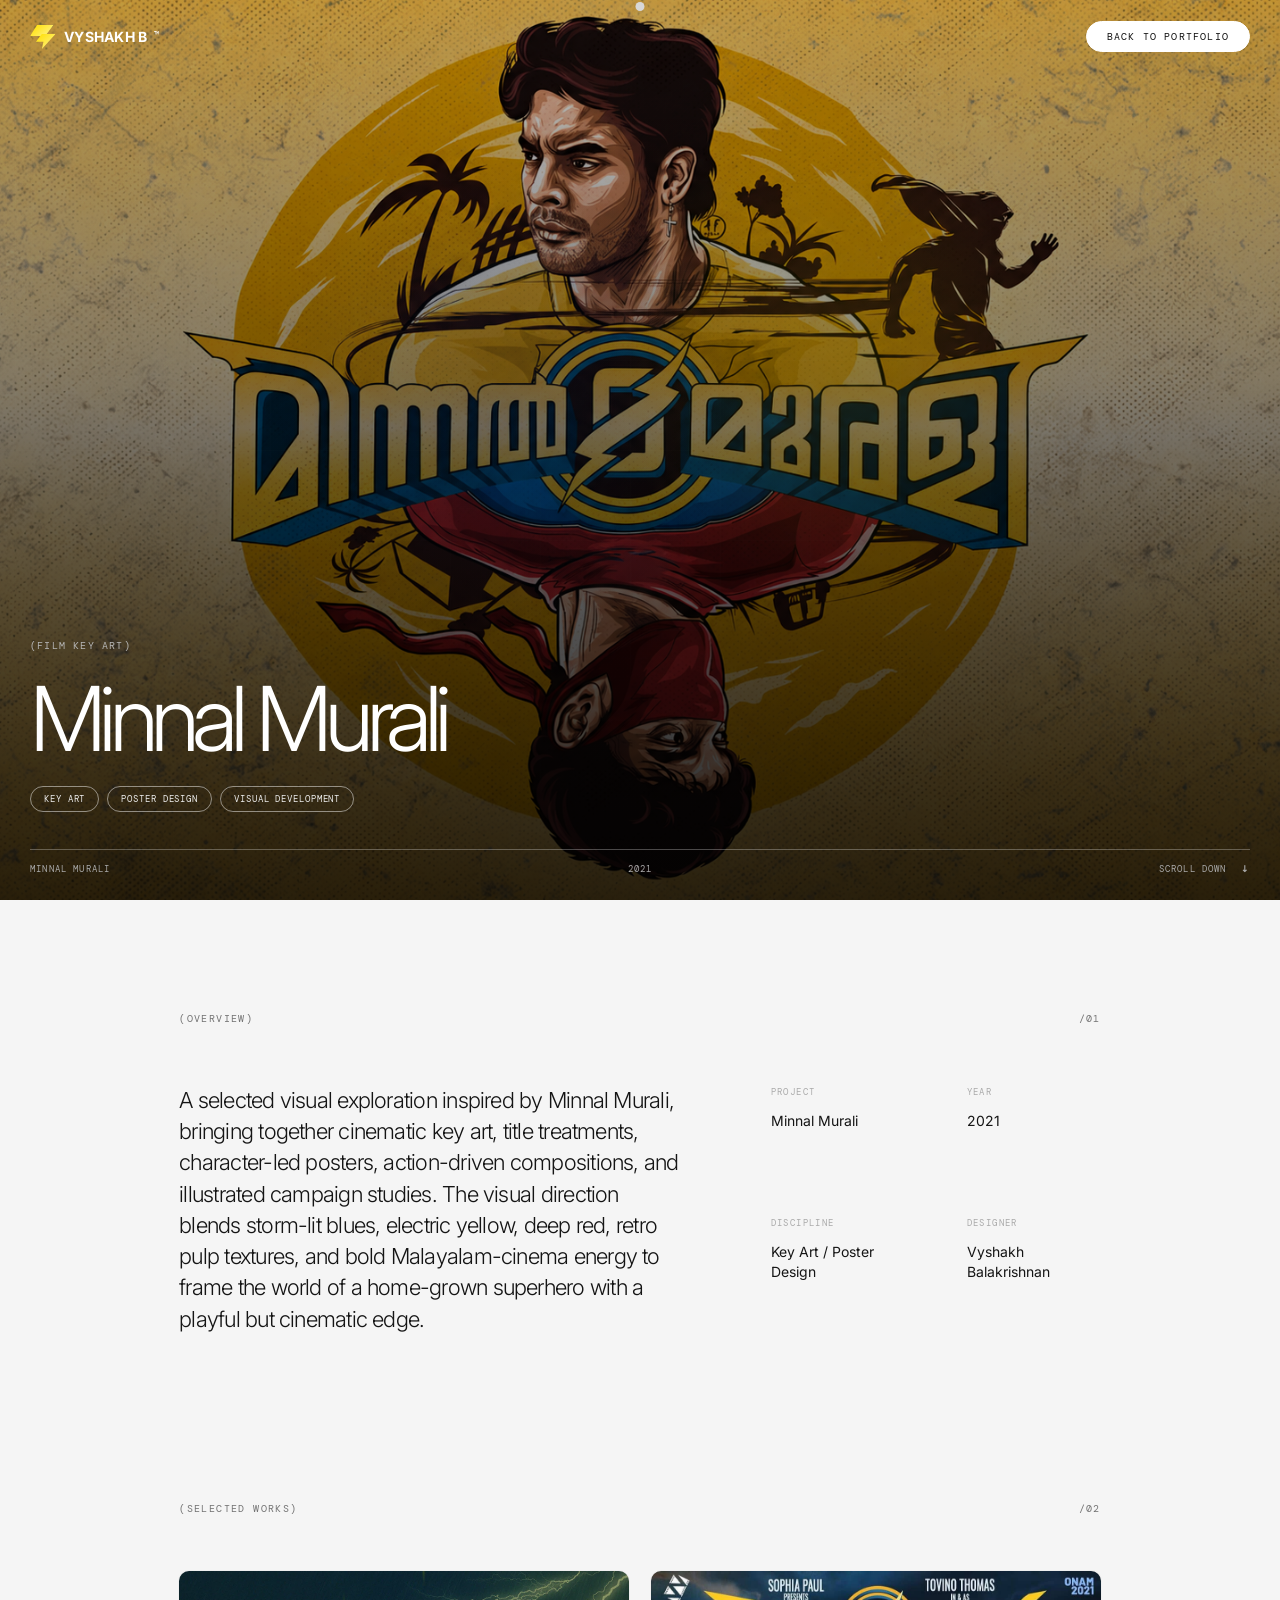
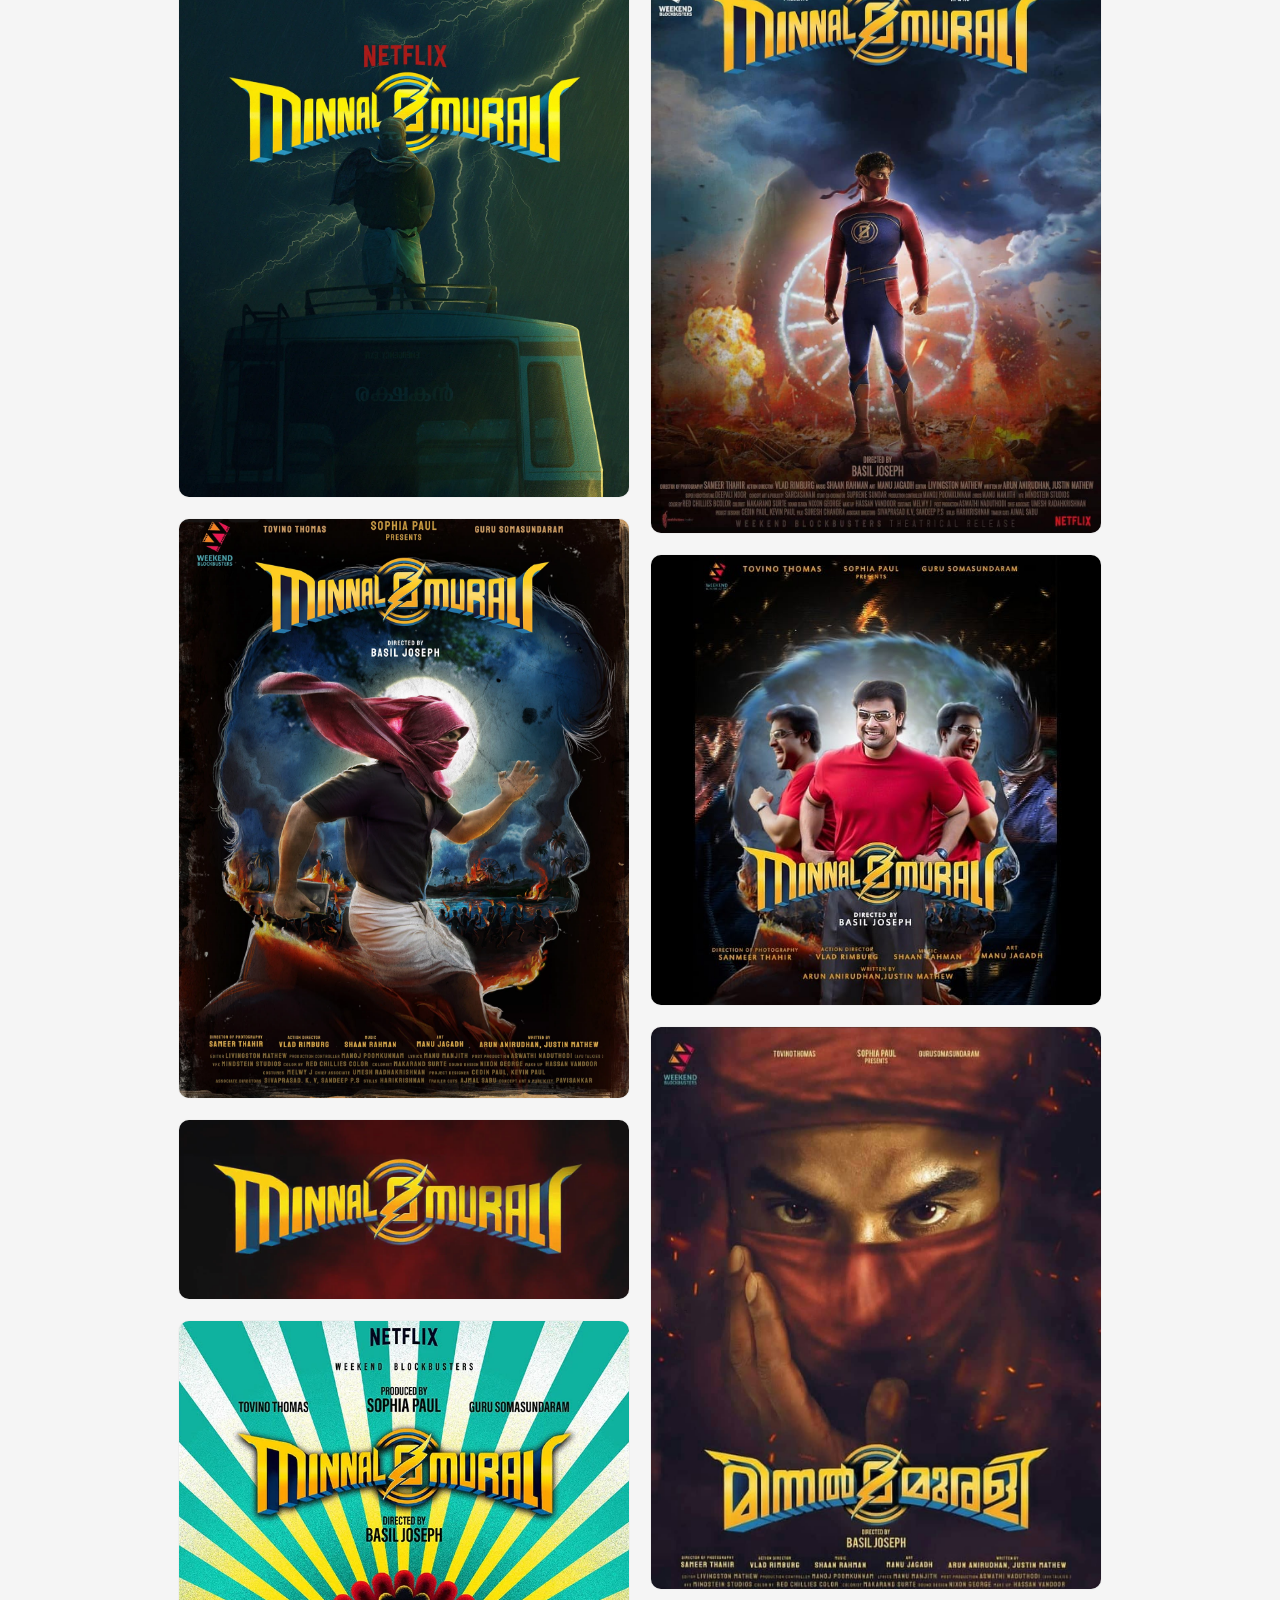
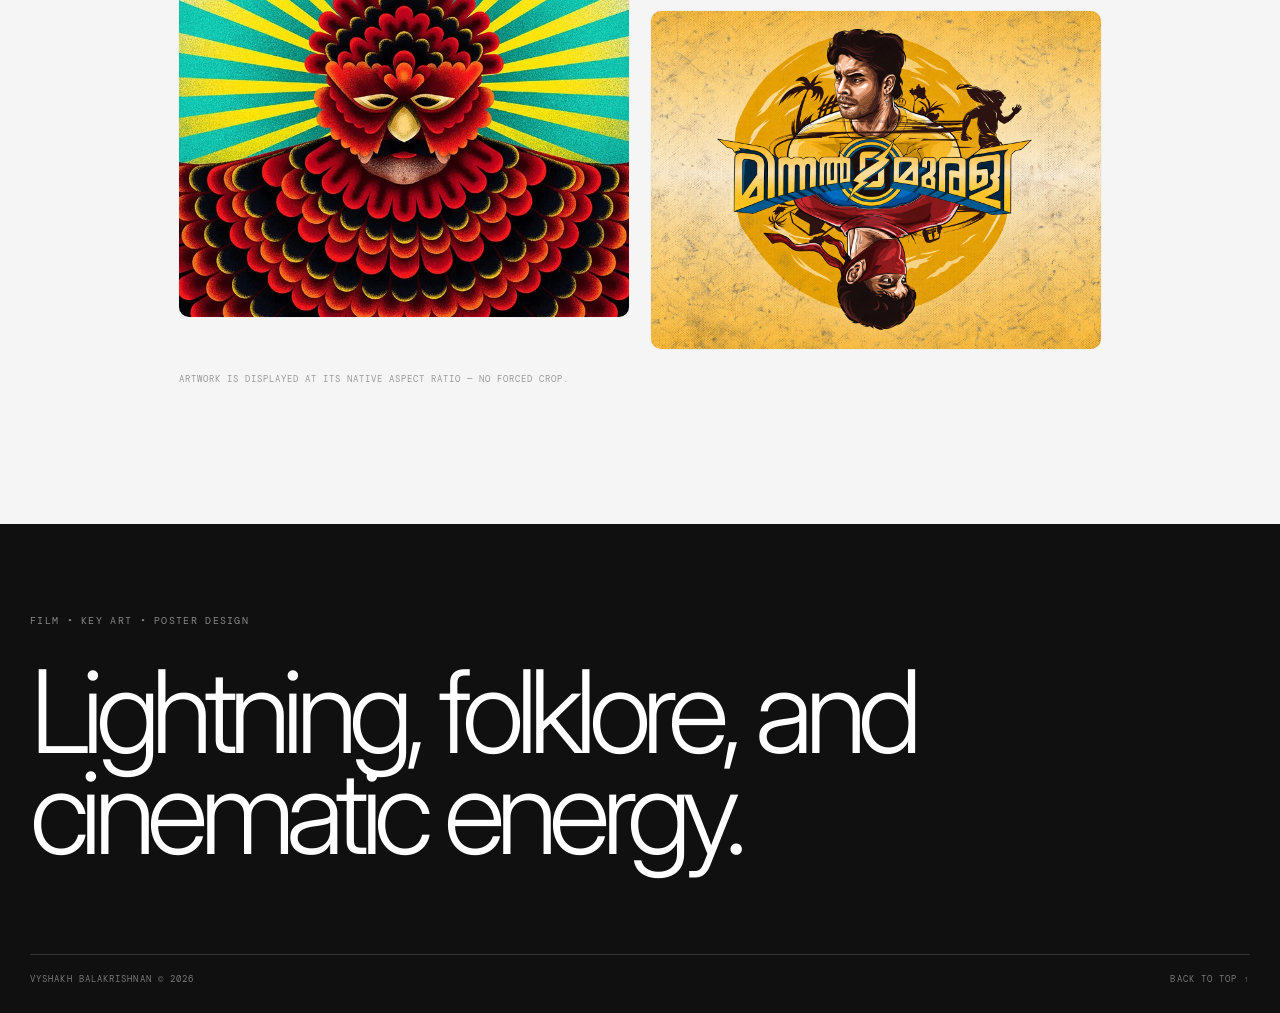
<file: minnal-murali-gallery/index.html>
<!doctype html>
<html lang="en">
<head>
<meta charset="utf-8" />
<meta name="viewport" content="width=device-width, initial-scale=1" />
<meta name="theme-color" content="#0d0d0d" />
<title>Minnal Murali — Vyshakh Balakrishnan</title>
<meta name="description" content="A curated Minnal Murali key-art and poster-design showcase by Vyshakh Balakrishnan, featuring cinematic character artwork, title treatments, action posters and illustrated visual explorations." />
<link rel="preconnect" href="https://fonts.googleapis.com">
<link rel="preconnect" href="https://fonts.gstatic.com" crossorigin>
<link href="https://fonts.googleapis.com/css2?family=DM+Mono:wght@300;400;500&family=Inter:wght@300;400;500;600&display=swap" rel="stylesheet">
<style>
:root{
  --ink:#151515;
  --paper:#f4f4f4;
  --muted:#8a8a8a;
  --line:#d8d8d8;
  --hero:#0e0e0e;
  --yellow:#ffdf00;
  --blue:#153f9a;
  --pad:clamp(22px,2.35vw,46px);
  --content:min(1260px,72vw);
  --ease:cubic-bezier(.2,.75,.18,1);
}
*{box-sizing:border-box}
html{scroll-behavior:smooth}
body{margin:0;background:var(--paper);color:var(--ink);font-family:Inter,Arial,sans-serif;overflow-x:hidden}
a{text-decoration:none;color:inherit}button{font:inherit}.mono{font-family:"DM Mono",monospace;text-transform:uppercase;letter-spacing:.11em}
::selection{background:var(--yellow);color:#111}

/* ===== FIXED HEADER ===== */
.site-header{position:fixed;z-index:80;top:0;left:0;right:0;padding:21px var(--pad);display:flex;justify-content:space-between;align-items:center;color:#fff;transition:color .35s ease,background .35s ease;pointer-events:none}
.site-header>*{pointer-events:auto}.site-header.on-light{color:#111}
.brand{display:flex;align-items:center;gap:9px;font-weight:700;font-size:14px;letter-spacing:.02em}.brand-mark{width:25px;height:25px;position:relative;transform:skewX(-12deg)}
.brand-mark:before,.brand-mark:after{content:"";position:absolute;background:linear-gradient(135deg,var(--yellow),#fff38a)}
.brand-mark:before{width:21px;height:11px;left:0;top:1px;clip-path:polygon(22% 0,100% 0,72% 100%,0 100%)}
.brand-mark:after{width:18px;height:15px;right:0;bottom:0;clip-path:polygon(24% 0,100% 0,42% 100%,42% 52%,0 52%)}
.brand sup{font:8px "DM Mono",monospace;margin-left:-3px;margin-top:-6px}.header-actions{display:flex;align-items:center;gap:12px}
.pill{border:1px solid currentColor;color:inherit;background:transparent;height:31px;display:inline-grid;place-items:center;border-radius:99px;padding:0 20px;font:10px "DM Mono",monospace;letter-spacing:.12em;text-transform:uppercase}
.back-portfolio{background:#fff;color:#111;border-color:#fff}.site-header.on-light .back-portfolio{background:#111;color:#fff;border-color:#111}

/* ===== HERO ===== */
.hero{height:100svh;min-height:650px;position:relative;overflow:hidden;background:var(--hero);color:#fff}
.hero-cover{position:absolute;inset:0;z-index:1}
.hero-cover img{width:100%;height:100%;object-fit:cover;object-position:center center;display:block;transform:scale(1.01);filter:saturate(1.02) contrast(1.02)}
.hero-ambient{position:absolute;inset:0;z-index:2;background:
 radial-gradient(circle at 66% 39%,rgba(255,223,0,.14),transparent 24%),
 radial-gradient(circle at 39% 45%,rgba(21,63,154,.12),transparent 26%),
 linear-gradient(180deg,rgba(0,0,0,.18) 0%,rgba(0,0,0,.26) 42%,rgba(0,0,0,.58) 100%)}
.hero-grid{position:absolute;inset:0;z-index:3;opacity:.06;background-image:linear-gradient(rgba(255,255,255,.15) 1px,transparent 1px),linear-gradient(90deg,rgba(255,255,255,.15) 1px,transparent 1px);background-size:90px 90px;mask-image:linear-gradient(to bottom,transparent,black 35%,black 70%,transparent)}
.hero:after{content:"";position:absolute;inset:0;z-index:3;background:linear-gradient(180deg,rgba(0,0,0,.08),rgba(0,0,0,.62));pointer-events:none}
.hero-copy{position:absolute;z-index:4;left:var(--pad);right:var(--pad);bottom:88px}.eyebrow{font:10px "DM Mono",monospace;letter-spacing:.12em;text-transform:uppercase;color:#b6b6b6;margin-bottom:28px}
.hero h1{font-size:clamp(66px,7vw,138px);font-weight:300;letter-spacing:-.075em;line-height:.88;margin:0 0 27px;max-width:1500px;white-space:nowrap}.hero-tags{display:flex;gap:8px;flex-wrap:wrap}.chip{border:1px solid rgba(255,255,255,.48);border-radius:99px;padding:6px 13px;color:#eee;font:9px "DM Mono",monospace;letter-spacing:.1em;text-transform:uppercase}
.hero-bottom{position:absolute;z-index:4;left:var(--pad);right:var(--pad);bottom:25px;border-top:1px solid rgba(255,255,255,.28);padding-top:13px;display:grid;grid-template-columns:1fr 1fr 1fr;align-items:center;color:#aaa;font:9px "DM Mono",monospace;letter-spacing:.13em;text-transform:uppercase}.hero-bottom span:nth-child(2){text-align:center}.hero-bottom span:nth-child(3){text-align:right}.scroll-arrow{display:inline-block;margin-left:8px;transform:rotate(45deg)}.hero-dot{position:absolute;z-index:5;top:2px;left:50%;width:9px;height:9px;border-radius:50%;background:#d7d7d7;transform:translateX(-50%)}

/* ===== CONTENT ===== */
.light-section{background:#f5f5f5}.content{width:var(--content);margin:auto}.overview{padding:112px 0 145px}.section-row{display:flex;justify-content:space-between;align-items:center;color:#737373;font:10px "DM Mono",monospace;letter-spacing:.14em;text-transform:uppercase}
.overview-grid{display:grid;grid-template-columns:minmax(0,1.7fr) minmax(330px,1fr);gap:90px;margin-top:60px}.overview-lead{font-size:clamp(22px,1.55vw,30px);font-weight:300;line-height:1.42;letter-spacing:-.035em;margin:0;max-width:750px}.info-grid{display:grid;grid-template-columns:1fr 1fr;gap:34px 62px;padding-top:1px}.info small{display:block;color:#aaa;font:9px "DM Mono",monospace;letter-spacing:.15em;text-transform:uppercase;margin-bottom:12px}.info strong{font-size:14px;font-weight:400}

/* Natural-ratio masonry gallery. Images are never cropped. */
.gallery-section{padding:0 0 130px}.gallery-head{padding-top:22px;margin-bottom:56px}.gallery{columns:2;column-gap:22px}.work{display:block;break-inside:avoid;margin:0 0 22px;background:#e7e7e7;border-radius:10px;overflow:hidden;position:relative;cursor:pointer;box-shadow:0 0 0 1px rgba(0,0,0,.025)}
.work img{width:100%;height:auto;display:block;transition:transform .8s var(--ease),filter .5s ease}.work:hover img{transform:scale(1.015);filter:saturate(.94)}.work-overlay{position:absolute;inset:auto 0 0;padding:82px 18px 17px;color:#fff;background:linear-gradient(transparent,rgba(0,0,0,.66));opacity:0;transition:opacity .35s ease;display:flex;justify-content:space-between;align-items:end;pointer-events:none}.work:hover .work-overlay{opacity:1}.work-overlay h3{margin:0;font-size:18px;font-weight:400;letter-spacing:-.03em}.work-overlay p{margin:5px 0 0;font:9px "DM Mono",monospace;text-transform:uppercase;letter-spacing:.1em}
.work-num{font:9px "DM Mono",monospace;letter-spacing:.13em}.gallery-note{margin-top:18px;color:#999;font:9px "DM Mono",monospace;letter-spacing:.11em;text-transform:uppercase}

/* ===== FOOTER ===== */
 .footer{background:#101010;color:white;padding:90px var(--pad) 28px}.footer-inner{width:min(1500px,100%);margin:auto}.footer-kicker{font:10px "DM Mono",monospace;letter-spacing:.13em;text-transform:uppercase;color:#878787}.footer h2{font-size:clamp(64px,9vw,155px);font-weight:300;letter-spacing:-.075em;line-height:.88;margin:34px 0 90px;max-width:1220px}.footer-meta{border-top:1px solid #333;padding-top:18px;display:flex;justify-content:space-between;color:#777;font:9px "DM Mono",monospace;letter-spacing:.12em;text-transform:uppercase}

/* ===== LIGHTBOX ===== */
/* ===== LIGHTBOX ===== */
.lightbox{position:fixed;z-index:150;inset:0;background:rgba(8,8,8,.97);display:grid;place-items:center;opacity:0;visibility:hidden;transition:.35s ease}.lightbox.open{opacity:1;visibility:visible}.lightbox img{max-width:91vw;max-height:88vh;object-fit:contain}.lb-close{position:absolute;top:24px;right:var(--pad);color:#fff;background:none;border:0;font:10px "DM Mono",monospace;letter-spacing:.12em;cursor:pointer}.lb-caption{position:absolute;left:var(--pad);bottom:24px;color:#bdbdbd;font:9px "DM Mono",monospace;letter-spacing:.12em;text-transform:uppercase}
.reveal{opacity:0;transform:translateY(28px);transition:opacity .8s var(--ease),transform .8s var(--ease)}.reveal.visible{opacity:1;transform:none}

@media(max-width:980px){:root{--content:min(88vw,820px)}.hero h1{font-size:clamp(58px,10.2vw,102px);white-space:normal}.overview-grid{grid-template-columns:1fr;gap:55px}.info-grid{max-width:600px}.gallery{columns:2;column-gap:14px}.work{margin-bottom:14px}}
@media(max-width:650px){.site-header{padding-top:16px}.brand{font-size:12px}.brand-mark{width:21px;height:21px}.back-portfolio{height:30px;padding:0 13px;font-size:9px}.hero{min-height:700px}.hero-copy{bottom:102px}.eyebrow{margin-bottom:15px}.hero h1{font-size:clamp(54px,15vw,82px);line-height:.88;margin-bottom:22px}.hero-bottom{grid-template-columns:1fr auto}.hero-bottom span:nth-child(2){display:none}.hero-bottom span:nth-child(3){text-align:right}.overview{padding:92px 0 100px}.overview-grid{margin-top:42px}.overview-lead{font-size:21px}.info-grid{grid-template-columns:1fr 1fr;gap:28px 20px}.info strong{font-size:12px}.gallery-head{margin-bottom:36px}.gallery-section{padding-bottom:80px}.gallery{columns:1}.work{margin-bottom:13px;border-radius:7px}.work-overlay{opacity:1;padding-top:70px}.footer{padding-top:70px}.footer h2{margin-bottom:65px}.footer-meta{gap:20px;flex-direction:column}}
</style>
</head>
<body>
<header class="site-header" id="siteHeader">
  <a class="brand" href="#top" aria-label="Vyshakh Balakrishnan home"><span class="brand-mark"></span><span>VYSHAKH B</span><sup>™</sup></a>
  <div class="header-actions"><a class="pill back-portfolio" href="../Portfolio.html">BACK TO PORTFOLIO</a></div>
</header>

<main id="top">
  <section class="hero" id="hero">
    <div class="hero-ambient" aria-hidden="true"></div>
    <div class="hero-grid" aria-hidden="true"></div>
    <span class="hero-dot" aria-hidden="true"></span>

    <div class="hero-cover" aria-hidden="true">
      <img src="assets/minnal-08-illustrated-key-art.png" alt="Minnal Murali cover artwork">
    </div>

    <div class="hero-copy">
      <div class="eyebrow">(FILM KEY ART)</div>
      <h1>Minnal Murali</h1>
      <div class="hero-tags"><span class="chip">KEY ART</span><span class="chip">POSTER DESIGN</span><span class="chip">VISUAL DEVELOPMENT</span></div>
    </div>

    <div class="hero-bottom">
      <span>MINNAL MURALI</span>
      <span>2021</span>
      <span>SCROLL DOWN <b class="scroll-arrow">↘</b></span>
    </div>
  </section>

  <div class="light-section" id="lightArea">
    <section class="overview content">
      <div class="section-row"><span>(OVERVIEW)</span><span>/01</span></div>
      <div class="overview-grid reveal">
        <p class="overview-lead">A selected visual exploration inspired by Minnal Murali, bringing together cinematic key art, title treatments, character-led posters, action-driven compositions, and illustrated campaign studies. The visual direction blends storm-lit blues, electric yellow, deep red, retro pulp textures, and bold Malayalam-cinema energy to frame the world of a home-grown superhero with a playful but cinematic edge.</p>
        <div class="info-grid">
          <div class="info"><small>PROJECT</small><strong>Minnal Murali</strong></div>
          <div class="info"><small>YEAR</small><strong>2021</strong></div>
          <div class="info"><small>DISCIPLINE</small><strong>Key Art / Poster Design</strong></div>
          <div class="info"><small>DESIGNER</small><strong>Vyshakh Balakrishnan</strong></div>
        </div>
      </div>
    </section>

    <section class="gallery-section content" id="gallery">
      <div class="section-row gallery-head"><span>(SELECTED WORKS)</span><span>/02</span></div>
      <div class="gallery">
        
        <article class="work reveal" data-src="assets/minnal-01-storm-signal.png" data-title="Storm Signal — Minnal Murali"><img src="assets/minnal-01-storm-signal.png" alt="Minnal Murali storm signal artwork"><div class="work-overlay"><div><h3>Storm Signal</h3><p>Cinematic Poster / Atmosphere</p></div><span class="work-num">01</span></div></article>
        <article class="work reveal" data-src="assets/minnal-02-masked-hero.png" data-title="Masked Hero — Minnal Murali"><img src="assets/minnal-02-masked-hero.png" alt="Minnal Murali masked hero artwork"><div class="work-overlay"><div><h3>Masked Hero</h3><p>Character Key Art</p></div><span class="work-num">02</span></div></article>
        <article class="work reveal" data-src="assets/minnal-03-title-treatment.png" data-title="Title Treatment — Minnal Murali"><img src="assets/minnal-03-title-treatment.png" alt="Minnal Murali title treatment artwork"><div class="work-overlay"><div><h3>Title Treatment</h3><p>Logo / Title Exploration</p></div><span class="work-num">03</span></div></article>
        <article class="work reveal" data-src="assets/minnal-04-folk-hero.png" data-title="Folk Hero — Minnal Murali"><img src="assets/minnal-04-folk-hero.png" alt="Minnal Murali folk hero artwork"><div class="work-overlay"><div><h3>Folk Hero</h3><p>Poster Concept / Visual Study</p></div><span class="work-num">04</span></div></article>
        <article class="work reveal" data-src="assets/minnal-05-hero-reveal.jpg" data-title="Hero Reveal — Minnal Murali"><img src="assets/minnal-05-hero-reveal.jpg" alt="Minnal Murali hero reveal artwork"><div class="work-overlay"><div><h3>Hero Reveal</h3><p>Theatrical Key Art</p></div><span class="work-num">05</span></div></article>
        <article class="work reveal" data-src="assets/minnal-06-character-study.jpg" data-title="Character Study — Minnal Murali"><img src="assets/minnal-06-character-study.jpg" alt="Minnal Murali character study artwork"><div class="work-overlay"><div><h3>Character Study</h3><p>Campaign Poster</p></div><span class="work-num">06</span></div></article>
        <article class="work reveal" data-src="assets/minnal-07-mask-reveal.jpg" data-title="Mask Reveal — Minnal Murali"><img src="assets/minnal-07-mask-reveal.jpg" alt="Minnal Murali mask reveal artwork"><div class="work-overlay"><div><h3>Mask Reveal</h3><p>Character Close-up</p></div><span class="work-num">07</span></div></article>
        <article class="work reveal" data-src="assets/minnal-08-illustrated-key-art.png" data-title="Illustrated Key Art — Minnal Murali"><img src="assets/minnal-08-illustrated-key-art.png" alt="Minnal Murali illustrated key art artwork"><div class="work-overlay"><div><h3>Illustrated Key Art</h3><p>Illustration / Campaign Visual</p></div><span class="work-num">08</span></div></article>
      </div>
      <p class="gallery-note">Artwork is displayed at its native aspect ratio — no forced crop.</p>
    </section>
  </div>
</main>

<footer class="footer" id="contact">
  <div class="footer-inner">
    <div class="footer-kicker">FILM • KEY ART • POSTER DESIGN</div>
    <h2>Lightning, folklore, and cinematic energy.</h2>
    <div class="footer-meta"><span>VYSHAKH BALAKRISHNAN © 2026</span><a href="#top">BACK TO TOP ↑</a></div>
  </div>
</footer>

<div class="lightbox" id="lightbox"><button class="lb-close" id="lbClose">CLOSE ✕</button><img id="lbImage" alt="Artwork preview"><div class="lb-caption" id="lbCaption"></div></div>

<script>
const header=document.getElementById('siteHeader');
const lightArea=document.getElementById('lightArea');
new IntersectionObserver(([entry])=>header.classList.toggle('on-light',entry.isIntersecting),{rootMargin:'-70px 0px -85% 0px',threshold:0}).observe(lightArea);

const revealObs=new IntersectionObserver(entries=>entries.forEach(e=>{if(e.isIntersecting){e.target.classList.add('visible');revealObs.unobserve(e.target)}}),{threshold:.08});
document.querySelectorAll('.reveal').forEach(el=>revealObs.observe(el));

const lb=document.getElementById('lightbox'),lbImg=document.getElementById('lbImage'),lbCaption=document.getElementById('lbCaption');
document.querySelectorAll('.work[data-src]').forEach(w=>w.onclick=()=>{lbImg.src=w.dataset.src;lbCaption.textContent=w.dataset.title||'';lb.classList.add('open');document.body.style.overflow='hidden'});
function closeLB(){lb.classList.remove('open');document.body.style.overflow=''}
document.getElementById('lbClose').onclick=closeLB;lb.onclick=e=>{if(e.target===lb)closeLB()};
addEventListener('keydown',e=>{if(e.key==='Escape')closeLB()});
</script>
</body>
</html>
</file>
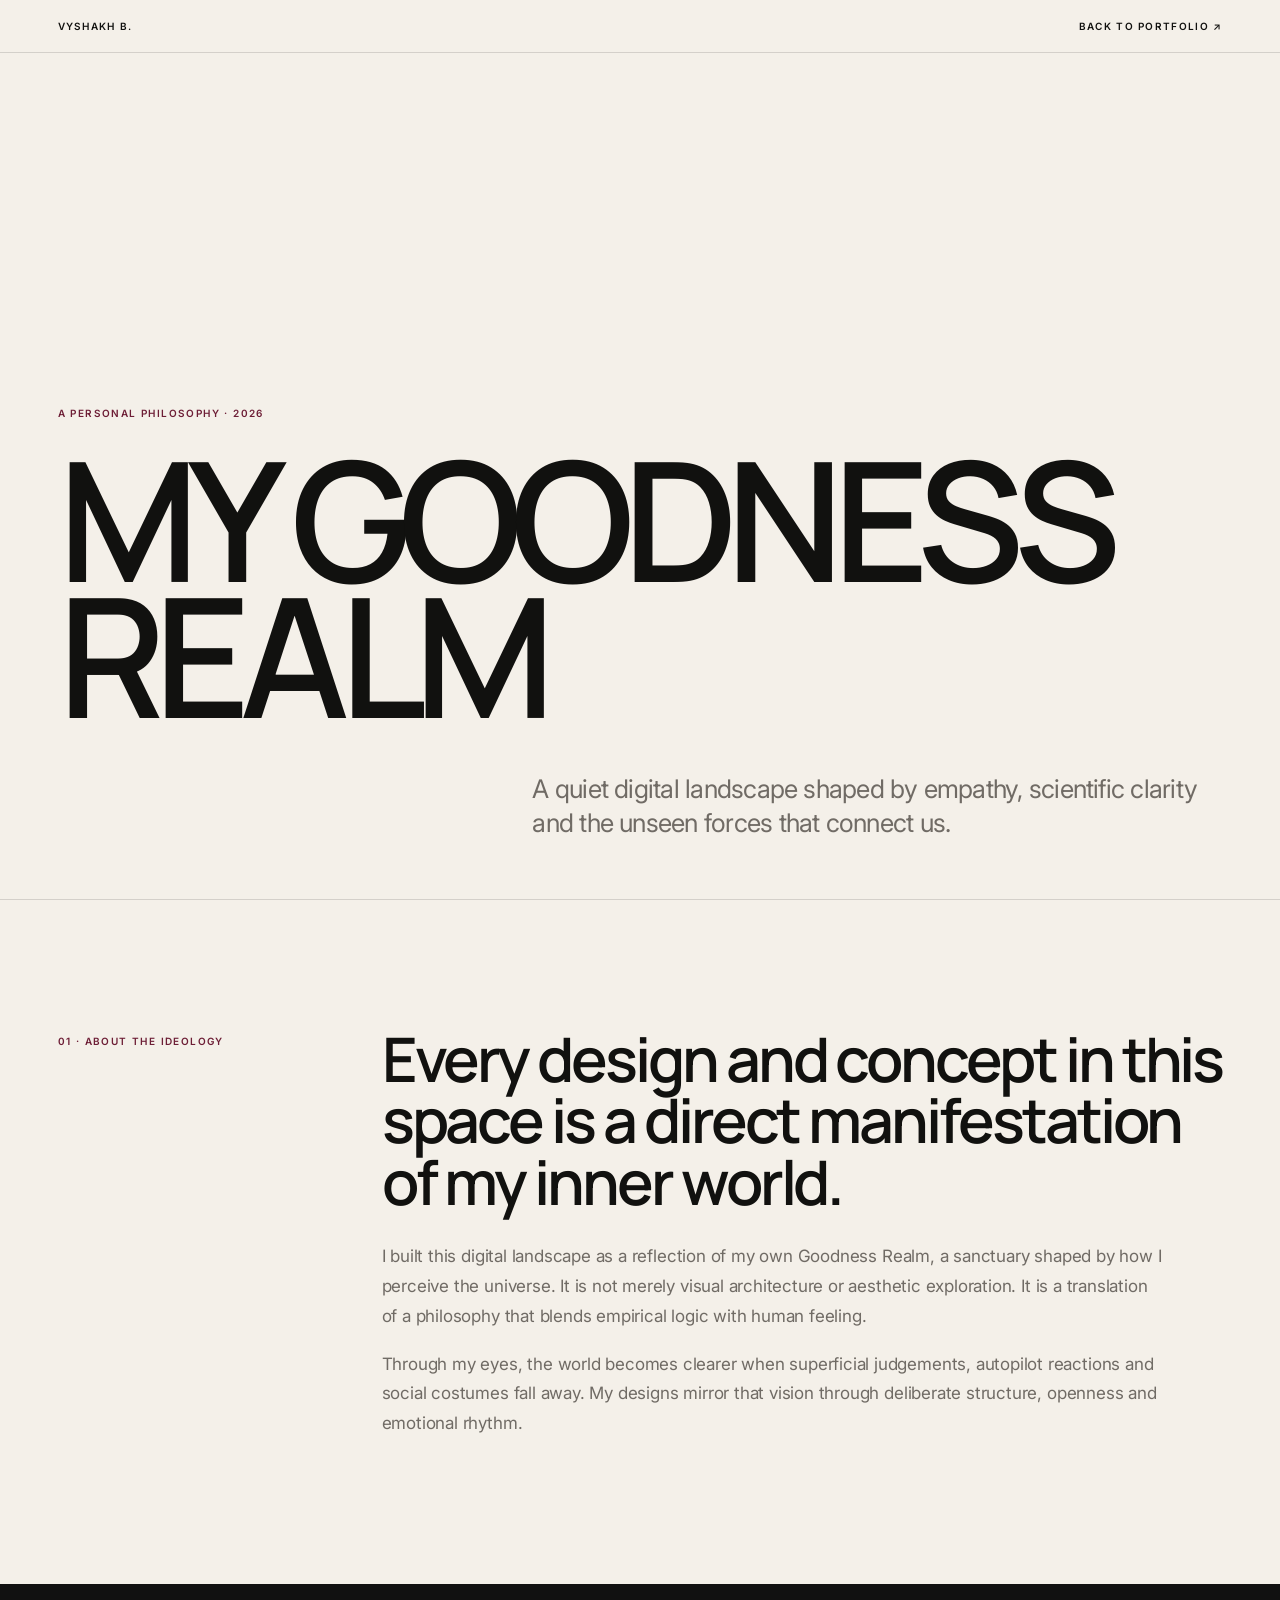
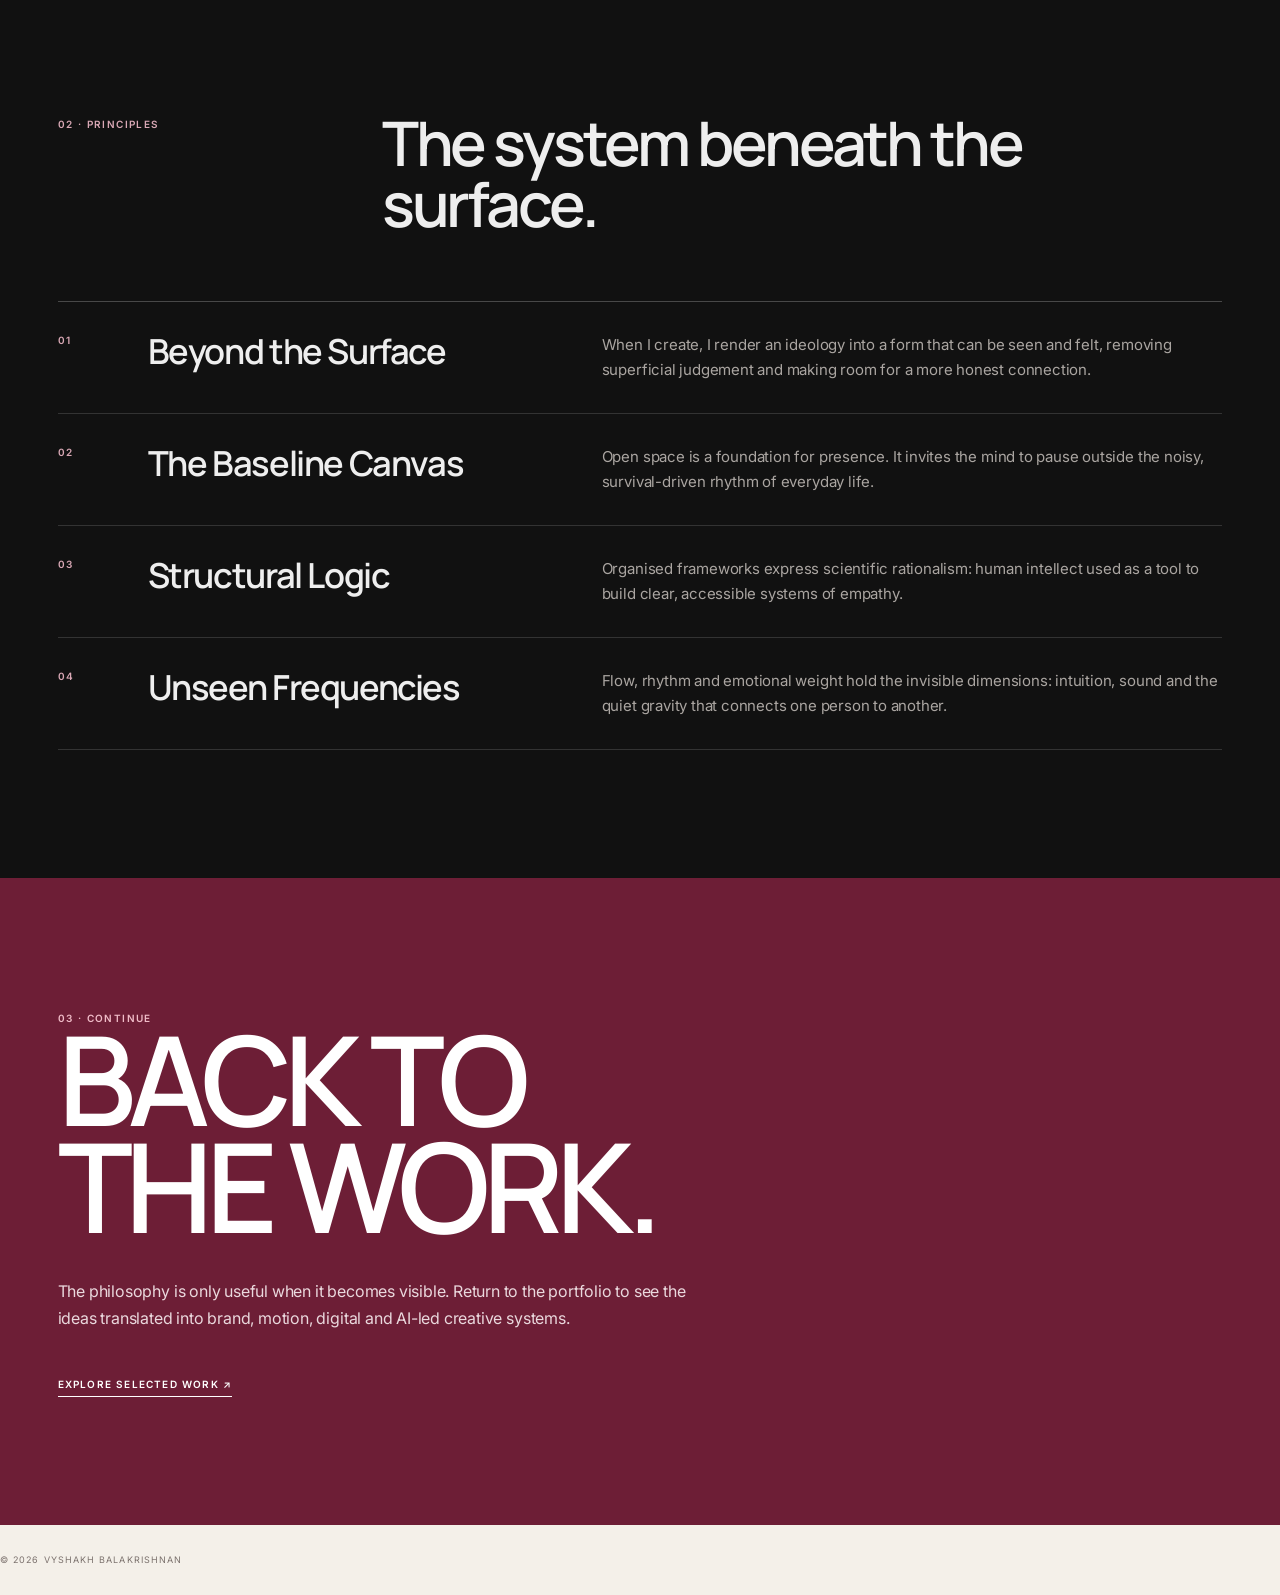
<file: goodness-realm.html>
<!DOCTYPE html>

<html lang="en"><head><meta charset="utf-8"/><meta content="width=device-width,initial-scale=1" name="viewport"/><title>My Goodness Realm — Vyshakh Balakrishnan</title><link href="https://fonts.googleapis.com" rel="preconnect"/><link crossorigin="" href="https://fonts.gstatic.com" rel="preconnect"/><link href="https://fonts.googleapis.com/css2?family=Inter:wght@400;500;600&amp;family=Manrope:wght@500;600;700&amp;display=swap" rel="stylesheet"/><style>
:root{--paper:#f4f0e9;--ink:#11110f;--muted:#706b65;--wine:#6d1e36;--wine-soft:#d9a8b5;--line:rgba(17,17,15,.14);--pad:clamp(20px,4.5vw,72px);--max:1480px;--ease:cubic-bezier(.16,1,.3,1)}
*{box-sizing:border-box}html{scroll-behavior:smooth;background:var(--paper)}body{margin:0;background:var(--paper);color:var(--ink);font-family:'Inter',system-ui,-apple-system,BlinkMacSystemFont,'Segoe UI',sans-serif;font-size:16px;line-height:1.6;letter-spacing:-.012em;text-rendering:optimizeLegibility;-webkit-font-smoothing:antialiased;font-synthesis:none}a{color:inherit;text-decoration:none}.shell{width:100%;max-width:var(--max);margin:0 auto;padding:0 var(--pad)}::selection{background:var(--wine);color:#fff}:focus-visible{outline:2px solid var(--wine);outline-offset:5px}
header{position:fixed;inset:0 0 auto;z-index:10;padding:18px 0;background:rgba(244,240,233,.9);backdrop-filter:blur(18px);border-bottom:1px solid var(--line)}header .shell{display:flex;align-items:center;justify-content:space-between;gap:24px;font-size:10px;font-weight:600;letter-spacing:.13em;text-transform:uppercase}
.hero{min-height:100svh;display:flex;align-items:flex-end;padding:150px 0 58px;border-bottom:1px solid var(--line)}.eyebrow{font-size:10px;color:var(--wine);letter-spacing:.14em;text-transform:uppercase;font-weight:600}.hero h1{font-family:'Manrope',sans-serif;font-size:clamp(66px,13vw,190px);font-weight:600;letter-spacing:-.068em;line-height:.82;margin:30px 0 0;text-transform:uppercase}.hero p{max-width:690px;margin:48px 0 0 auto;font-size:clamp(19px,2vw,29px);line-height:1.35;letter-spacing:-.03em;color:var(--muted)}
section{padding:clamp(92px,10vw,156px) 0}.grid{display:grid;grid-template-columns:minmax(180px,260px) minmax(0,1fr);gap:clamp(30px,5vw,78px);align-items:start}.label{font-size:10px;color:var(--wine);letter-spacing:.14em;text-transform:uppercase;font-weight:600;padding-top:.45em}.lead{font-family:'Manrope',sans-serif;font-size:clamp(38px,4.8vw,70px);font-weight:600;letter-spacing:-.05em;line-height:1;margin:0;max-width:980px}.copy{max-width:780px;color:var(--muted);font-size:17px;line-height:1.75;margin-top:30px}.copy+.copy{margin-top:18px}
.principles{background:#111;color:#eee}.principles .label{color:var(--wine-soft)}.principle-list{border-top:1px solid rgba(255,255,255,.23);margin-top:66px}.item{display:grid;grid-template-columns:58px minmax(220px,.85fr) minmax(0,1.25fr);gap:32px;align-items:start;padding:30px 0;border-bottom:1px solid rgba(255,255,255,.14)}.item small{color:var(--wine-soft);font-size:10px;font-weight:600;letter-spacing:.12em}.item h2{font-family:'Manrope',sans-serif;font-size:clamp(23px,2.7vw,40px);font-weight:600;letter-spacing:-.04em;line-height:1.08;margin:0}.item p{margin:0;color:#aaa5a1;max-width:640px;font-size:15px;line-height:1.7}
.cta{background:var(--wine);color:#fff}.cta .label{color:#f0bcc8}.cta h2{font-family:'Manrope',sans-serif;font-size:clamp(56px,9.7vw,142px);font-weight:600;line-height:.86;letter-spacing:-.06em;margin:0;text-transform:uppercase}.cta p{max-width:640px;color:#ead8dd;font-size:16px;line-height:1.7;margin:38px 0}.btn{display:inline-block;border-bottom:1px solid currentColor;padding-bottom:4px;font-size:10px;font-weight:600;letter-spacing:.12em;text-transform:uppercase}.foot{padding:28px 0;font-size:9px;color:#7b716d;text-transform:uppercase;letter-spacing:.12em}
@media(max-width:800px){.grid,.item{grid-template-columns:1fr}.label{padding-top:0}.item{gap:12px}.item small{margin-bottom:5px}.hero{min-height:90svh;padding-top:120px}.hero h1{font-size:17vw}.hero p{margin-left:0}.cta h2{font-size:16vw}}
@media(max-width:520px){:root{--pad:20px}.hero{padding-bottom:42px}.hero h1{line-height:.86}.hero p{font-size:18px}section{padding:82px 0}.lead{font-size:clamp(36px,11vw,54px)}header .shell{font-size:9px;letter-spacing:.1em}}
@media(prefers-reduced-motion:reduce){html{scroll-behavior:auto}}
</style></head><body><header><div class="shell"><a href="index.html">Vyshakh B.</a><a href="Portfolio.html#goodness">Back to portfolio ↗</a></div></header><main><section class="hero"><div class="shell"><div class="eyebrow">A personal philosophy · 2026</div><h1>My Goodness<br/>Realm</h1><p>A quiet digital landscape shaped by empathy, scientific clarity and the unseen forces that connect us.</p></div></section><section><div class="shell grid"><div class="label">01 · About the ideology</div><div><h2 class="lead">Every design and concept in this space is a direct manifestation of my inner world.</h2><p class="copy">I built this digital landscape as a reflection of my own Goodness Realm, a sanctuary shaped by how I perceive the universe. It is not merely visual architecture or aesthetic exploration. It is a translation of a philosophy that blends empirical logic with human feeling.</p><p class="copy">Through my eyes, the world becomes clearer when superficial judgements, autopilot reactions and social costumes fall away. My designs mirror that vision through deliberate structure, openness and emotional rhythm.</p></div></div></section><section class="principles"><div class="shell"><div class="grid"><div class="label">02 · Principles</div><h2 class="lead">The system beneath the surface.</h2></div><div class="principle-list"><div class="item"><small>01</small><h2>Beyond the Surface</h2><p>When I create, I render an ideology into a form that can be seen and felt, removing superficial judgement and making room for a more honest connection.</p></div><div class="item"><small>02</small><h2>The Baseline Canvas</h2><p>Open space is a foundation for presence. It invites the mind to pause outside the noisy, survival-driven rhythm of everyday life.</p></div><div class="item"><small>03</small><h2>Structural Logic</h2><p>Organised frameworks express scientific rationalism: human intellect used as a tool to build clear, accessible systems of empathy.</p></div><div class="item"><small>04</small><h2>Unseen Frequencies</h2><p>Flow, rhythm and emotional weight hold the invisible dimensions: intuition, sound and the quiet gravity that connects one person to another.</p></div></div></div></section><section class="cta"><div class="shell"><div class="label">03 · Continue</div><h2>Back to<br/>the work.</h2><p>The philosophy is only useful when it becomes visible. Return to the portfolio to see the ideas translated into brand, motion, digital and AI-led creative systems.</p><a class="btn" href="Portfolio.html#work">Explore selected work ↗</a></div></section></main><div class="shell foot">© 2026 Vyshakh Balakrishnan</div></body></html>
</file>
<file: styles.css>
:root {
  --ink: #111111;
  --paper: #f4f2ed;
  --edge: clamp(22px, 3.2vw, 54px);
  --ease: cubic-bezier(.2,.75,.18,1);
}

* { box-sizing: border-box; }
html, body { width: 100%; min-height: 100%; margin: 0; }
html { background: var(--paper); scroll-behavior: smooth; }
body {
  font-family: "DM Sans", Arial, sans-serif;
  overflow: hidden;
  color: var(--ink);
}

a { color: inherit; text-decoration: none; }

.hero {
  position: relative;
  width: 100vw;
  height: 100svh;
  min-height: 560px;
  overflow: hidden;
  background: var(--paper);
  isolation: isolate;
}

.photo-stage,
.photo,
.reveal-layer,
.waves,
.ui {
  position: absolute;
  inset: 0;
  width: 100%;
  height: 100%;
}

.photo-stage {
  z-index: 0;
  overflow: hidden;
  background: var(--paper);
}

.photo {
  display: block;
  object-fit: cover;
  object-position: center center;
  transform: scale(1.015);
  filter: contrast(1.02);
  will-change: transform;
}

/* A faint paper wash keeps the page feeling editorial rather than glossy. */
.photo-stage::after {
  content: "";
  position: absolute;
  inset: 0;
  background: linear-gradient(110deg, rgba(255,255,255,.06), rgba(255,255,255,0) 46%, rgba(255,255,255,.03));
  pointer-events: none;
}

.waves {
  z-index: 1;
  pointer-events: none;
  fill: none;
  stroke: rgba(18, 18, 18, .15);
  stroke-width: 1.15;
  vector-effect: non-scaling-stroke;
  opacity: .56;
  transform: translate3d(0,0,0);
  will-change: transform;
}

.waves path:nth-child(1) { stroke-dasharray: 9 12; animation: drift 12s linear infinite; }
.waves path:nth-child(2) { stroke-dasharray: 3 13; animation: drift 18s linear infinite reverse; opacity: .7; }
.waves path:nth-child(3) { stroke-dasharray: 17 15; animation: drift 22s linear infinite; opacity: .48; }

@keyframes drift { to { stroke-dashoffset: -260; } }

.ui {
  z-index: 2;
  pointer-events: none;
  padding: var(--edge);
  transition: transform .45s var(--ease);
  will-change: transform;
}

.brand,
.portfolio-link,
.socials {
  position: absolute;
  pointer-events: auto;
}

.brand {
  top: var(--edge);
  left: var(--edge);
  display: inline-flex;
  flex-direction: column;
  align-items: flex-start;
  font-family: "Playfair Display", Georgia, serif;
  font-size: clamp(42px, 5.7vw, 94px);
  font-weight: 500;
  line-height: .82;
  letter-spacing: -.055em;
  text-rendering: geometricPrecision;
  transition: opacity 300ms ease, transform 300ms var(--ease), color 300ms ease;
}

.brand span:last-child { margin-left: clamp(18px, 3.8vw, 62px); }

.portfolio-link {
  top: calc(var(--edge) + 4px);
  right: var(--edge);
  font-family: "Playfair Display", Georgia, serif;
  font-size: clamp(20px, 1.7vw, 30px);
  font-style: italic;
  letter-spacing: -.02em;
  transition: color 300ms ease, transform 300ms var(--ease), opacity 300ms ease;
}

.portfolio-link::after {
  content: "";
  position: absolute;
  left: 0;
  right: 0;
  bottom: -7px;
  height: 1px;
  background: currentColor;
  transform: scaleX(.28);
  transform-origin: right;
  opacity: .7;
  transition: transform 300ms var(--ease);
}

.portfolio-link:hover::after { transform: scaleX(1); transform-origin: left; }

.socials {
  right: var(--edge);
  bottom: var(--edge);
  display: flex;
  align-items: center;
  gap: 12px;
}

.social {
  width: 42px;
  height: 42px;
  display: grid;
  place-items: center;
  border: 1px solid currentColor;
  border-radius: 999px;
  transition: transform 300ms var(--ease), background-color 300ms ease, color 300ms ease, opacity 300ms ease;
}

.social svg { width: 17px; height: 17px; fill: currentColor; }
.social:hover { transform: translateY(-4px) scale(1.03); background: currentColor; }
.social:hover svg { color: var(--paper); fill: var(--paper); }

.reveal-layer {
  z-index: 3;
  pointer-events: none;
  opacity: 0;
  transition: opacity 300ms ease;
  overflow: visible;
}

.hero.is-active .reveal-layer { opacity: 1; }

.masked-interface { overflow: visible; }

.ui--reveal {
  color: white;
  z-index: 4;
  pointer-events: none;
  text-shadow: 0 1px 14px rgba(0,0,0,.12);
}
.ui--reveal .brand,
.ui--reveal .portfolio-link,
.ui--reveal .socials { pointer-events: none; }
.ui--reveal .social { border-color: rgba(255,255,255,.95); }
.ui--reveal .social svg { fill: white; }

.cursor-dot {
  position: fixed;
  left: 0;
  top: 0;
  z-index: 20;
  width: 7px;
  height: 7px;
  border-radius: 50%;
  background: white;
  mix-blend-mode: difference;
  pointer-events: none;
  transform: translate3d(-40px,-40px,0);
  transition: width 180ms ease, height 180ms ease, opacity 250ms ease;
  will-change: transform;
}

.hero.link-hover .cursor-dot { width: 13px; height: 13px; }
.portfolio-anchor { position: absolute; left: 0; bottom: 0; }

@media (pointer: fine) {
  .hero, .hero a { cursor: none; }
}

@media (max-width: 760px) {
  :root { --edge: 22px; }
  .hero { min-height: 100svh; }
  .brand { font-size: clamp(38px, 12.6vw, 62px); line-height: .86; }
  .brand span:last-child { margin-left: 14px; }
  .portfolio-link { font-size: 19px; top: 25px; }
  .socials { gap: 8px; }
  .social { width: 38px; height: 38px; }
  .waves { opacity: .4; }
}

@media (prefers-reduced-motion: reduce) {
  *, *::before, *::after {
    animation-duration: .01ms !important;
    animation-iteration-count: 1 !important;
    scroll-behavior: auto !important;
  }
  .waves { transform: none !important; }
}
</file>
